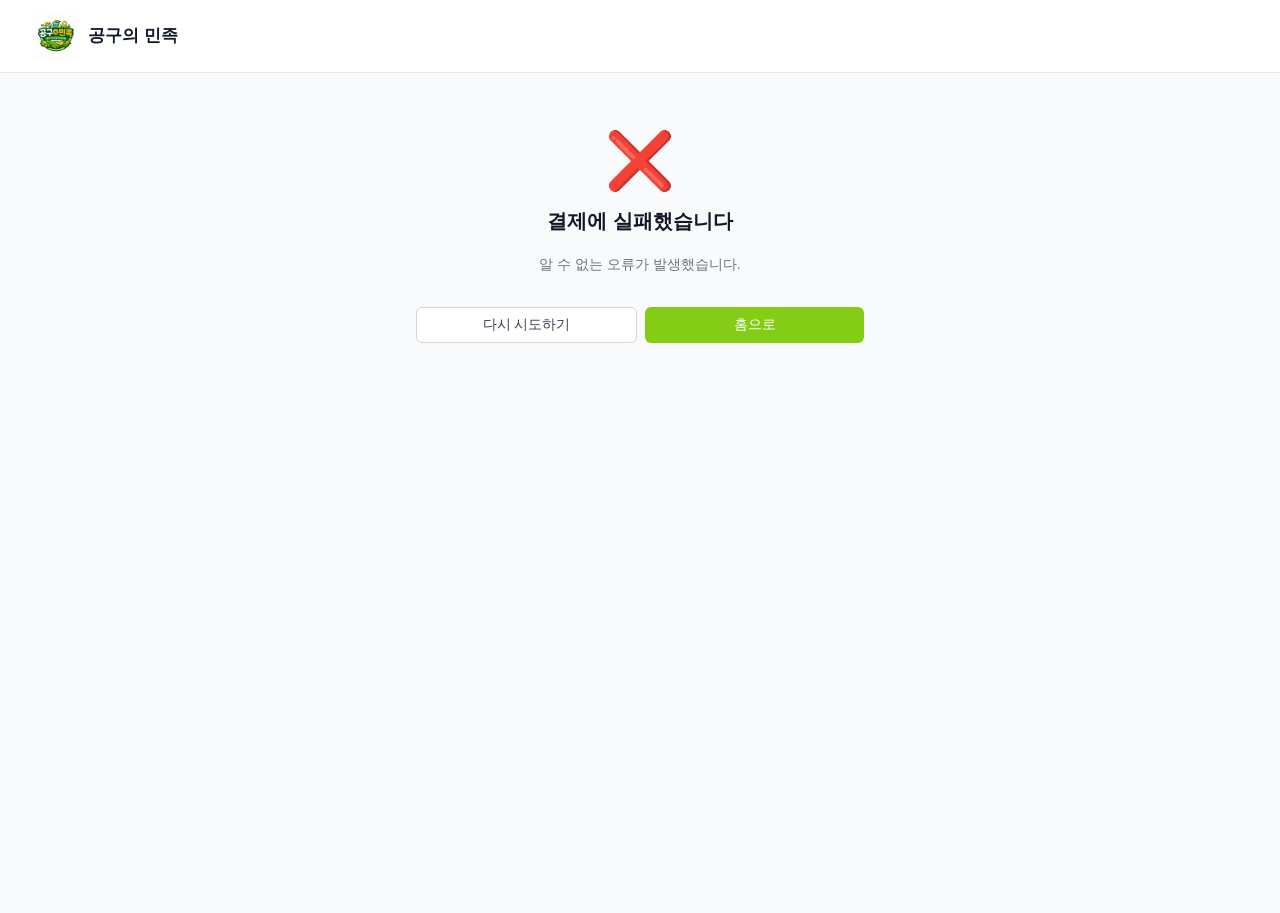
<file: src/main/resources/static/fail.html>
<!DOCTYPE html>
<html lang="ko">
<head>
  <meta charset="UTF-8">
  <meta name="viewport" content="width=device-width, initial-scale=1.0">
  <title>결제 실패 - 공구의 민족</title>
  <link rel="icon" href="images/logo.jpg">
  <link rel="stylesheet" href="css/common.css">
  <link rel="stylesheet" href="css/payment.css">
</head>
<body>

<header class="header">
  <div class="container">
    <div class="header-content">
      <a href="index.html" class="logo">
        <img src="images/logo.jpg" alt="공구의 민족 로고" class="logo-image">
        <h1 class="logo-text">공구의 민족</h1>
      </a>
    </div>
  </div>
</header>

<main class="main-content">
  <div class="payment-result-page">
    <div class="result-icon">❌</div>
    <h2 class="result-title">결제에 실패했습니다</h2>
    <p class="result-desc" id="fail-message"></p>
    <p class="result-code" id="fail-code"></p>
    <div class="result-btn-group">
      <button class="btn btn-outline" onclick="history.back()">다시 시도하기</button>
      <button class="btn btn-primary" onclick="window.location.href='index.html'">홈으로</button>
    </div>
  </div>
</main>

<script src="js/pages/fail.js"></script>
</body>
</html>
</file>
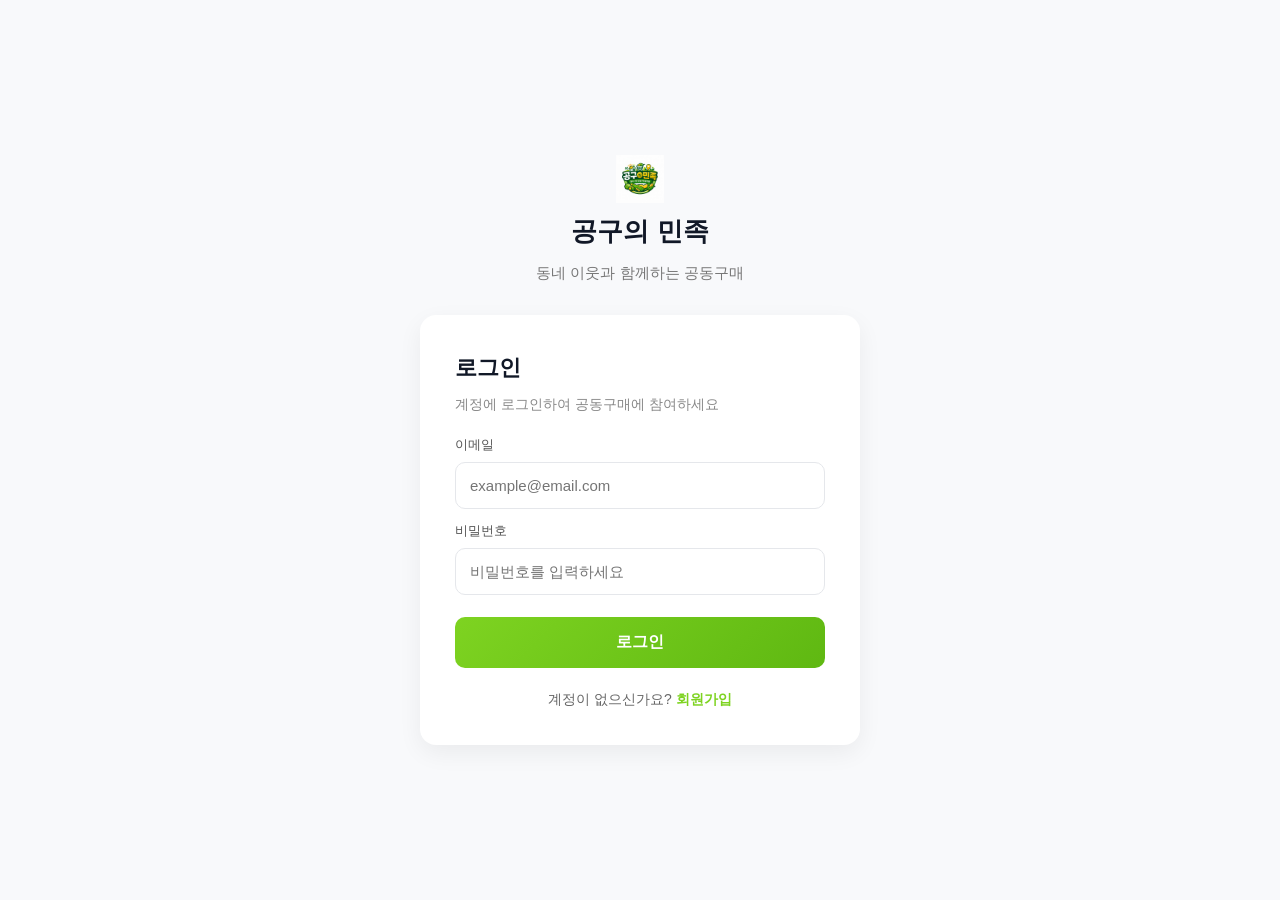
<file: src/main/resources/static/login.html>
<!DOCTYPE html>
<html lang="ko">
<head>
  <meta charset="UTF-8">
  <meta name="viewport" content="width=device-width, initial-scale=1.0">
  <title>로그인 - 공구의 민족</title>
  <link rel="icon" href="images/logo.jpg">

  <link rel="stylesheet" href="css/common.css">
  <link rel="stylesheet" href="css/login.css">
</head>
<body>

  <main class="login-wrapper">
    <div class="login-container">

      <div class="login-header">
        <a href="index.html" class="logo-link">
          <img src="images/logo.jpg" alt="공구의 민족 로고" class="logo-image">
          <h1>공구의 민족</h1>
        </a>
        <p>동네 이웃과 함께하는 공동구매</p>
      </div>

      <div class="login-box">
        <h2>로그인</h2>
        <p class="sub-text">계정에 로그인하여 공동구매에 참여하세요</p>

        <form id="loginForm">
          <label>이메일</label>
          <input type="email" id="email" placeholder="example@email.com">

          <label>비밀번호</label>
          <input type="password" id="password" placeholder="비밀번호를 입력하세요">

          <button type="submit" class="btn-login">로그인</button>
        </form>

        <p class="signup">
          계정이 없으신가요?
          <a href="signup.html">회원가입</a>
        </p>
      </div>

    </div>
  </main>

  <div id="toast" class="toast"></div>

  <script src="js/pages/login.js"></script>
</body>
</html>
</file>
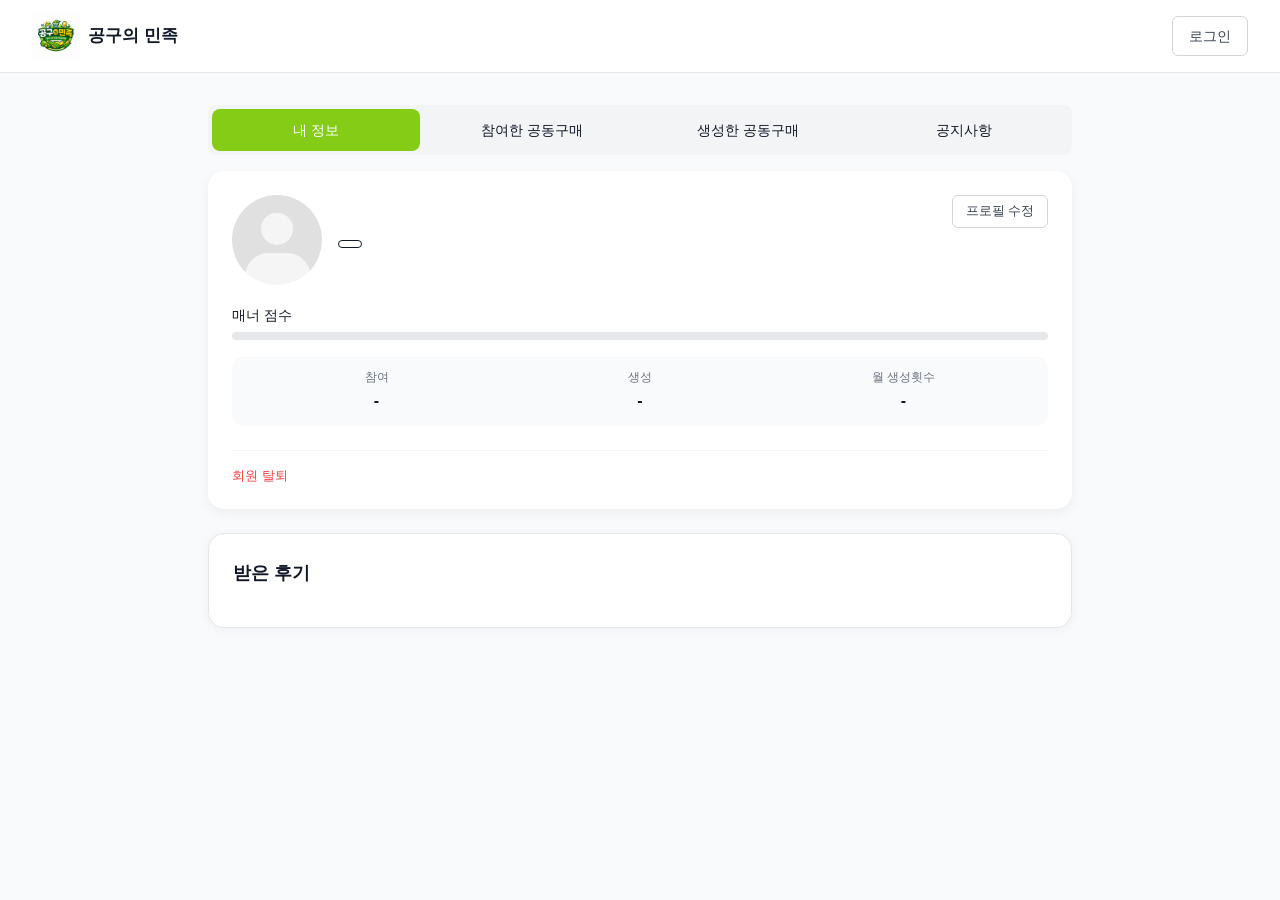
<file: src/main/resources/static/mypage.html>
<!DOCTYPE html>
<html lang="ko">

<head>
  <meta charset="UTF-8">
  <meta name="viewport" content="width=device-width, initial-scale=1.0">
  <title>마이페이지 - 공구의 민족</title>
  <link rel="icon" href="images/logo.jpg">
  <link rel="stylesheet" href="css/common.css">
  <link rel="stylesheet" href="css/mypage.css">
</head>

<body>

  <main class="main-content">
    <div class="mypage">

      <div class="tabs">

        <input type="radio" name="tab" id="tab1" checked>
        <input type="radio" name="tab" id="tab2">
        <input type="radio" name="tab" id="tab3">
        <input type="radio" name="tab" id="tab4">

        <div class="tabs-list">
          <label for="tab1" class="tab-trigger">내 정보</label>
          <label for="tab2" class="tab-trigger">참여한 공동구매</label>
          <label for="tab3" class="tab-trigger">생성한 공동구매</label>
          <label for="tab4" class="tab-trigger">공지사항</label>
        </div>

        <div class="tab-content">

          <div class="tab-panel panel1">
            <div class="profile-card-v2">

              <div class="profile-top">
                <img src="images/default-profile.png" class="profile-img-lg" id="profile-img">
                <div>
                  <div style="display:flex;align-items:center;gap:0.5rem;">
                    <h2 class="nickname" id="profile-nickname"></h2>
                    <div id="profile-premium-badge" class="premium-badge hidden">👑PREMIUM</div>
                  </div>
                  <p class="email" id="profile-email"></p>
                  <div class="manner-grade" id="profile-manner-grade"></div>
                </div>
              </div>

              <div class="manner-section">
                <div class="manner-header">
                  <span>매너 점수</span>
                  <strong id="profile-manner-score"></strong>
                </div>
                <div class="progress-bar">
                  <div class="progress-fill" id="profile-manner-bar" style="width:0%"></div>
                </div>
              </div>

              <div class="premium-box" id="premium-box" style="display:none">
                <div class="premium-text">
                  <h3>프리미엄 이용하기 🚀</h3>
                  <p>무료 회원은 월 3회까지만 공동구매 작성이 가능합니다.</p>
                  <p>프리미엄 가입 시 게시글 작성 제한 없이 이용할 수 있어요.</p>
                </div>
                <button class="btn btn-primary" id="btn-subscribe">구독하기</button>
              </div>

              <div class="summary-box">
                <div><span>참여</span><strong id="profile-join-count">-</strong></div>
                <div><span>생성</span><strong id="profile-create-count">-</strong></div>
                <div><span>월 생성횟수</span><strong id="profile-monthly-count">-</strong></div>
              </div>

              <div class="profile-extra" style="display:none">
                <p><strong>가입일</strong> : 2024.03</p>
              </div>

              <div class="profile-actions-top">
                <button class="btn btn-outline" id="btn-profile-edit">프로필 수정</button>
              </div>

              <div class="profile-bottom-actions">
                <button class="btn-withdraw" id="btn-withdraw">
                  회원 탈퇴
                </button>
              </div>

            </div>

            <div class="review-card">

              <div class="review-card-header">

                <h3>받은 후기 <span id="review-count" style="font-weight:600;color:#111827;font-size:1.15rem"></span></h3>
              </div>

              <div class="review-list" id="review-list"></div>

              <div id="review-more-wrap" style="display:none;text-align:center;margin-top:0.75rem">
                <button class="review-more-btn" id="btn-review-more">∨</button>
              </div>

            </div>

          </div>

          <div class="tab-panel panel2">
            <div id="joined-list" class="card-list">
              <p id="joined-empty" class="empty-msg" style="display:none">참여한 공동구매가 없습니다.</p>
            </div>
          </div>

          <div class="tab-panel panel3">
            <div id="created-list" class="card-list">
              <p id="created-empty" class="empty-msg" style="display:none">생성한 공동구매가 없습니다.</p>
            </div>
          </div>

          <div class="tab-panel panel4">
            <div class="notice-box">
              <h3>공지사항</h3>
              <label for="notice1" class="notice-item">
                <span class="notice-title">📢 공동구매 작성 정책 변경 안내</span>
                <span class="notice-date">2026.05.01</span>
              </label>
              <label for="notice2" class="notice-item">
                <span class="notice-title">💳 결제 정책 안내</span>
                <span class="notice-date">2026.05.01</span>
              </label>
              <label for="notice3" class="notice-item">
                <span class="notice-title">👑 프리미엄 서비스 출시</span>
                <span class="notice-date">2026.05.01</span>
              </label>
              <label for="notice4" class="notice-item">
                <span class="notice-title">⭐ 매너점수 시스템 안내</span>
                <span class="notice-date">2026.05.01</span>
              </label>
              <label for="notice5" class="notice-item">
                <span class="notice-title">⚠️ 결제 기한 미준수 시 제재 안내</span>
                <span class="notice-date">2026.05.01</span>
              </label>
              <label for="notice6" class="notice-item">
                <span class="notice-title">📦 픽업 관련 안내</span>
                <span class="notice-date">2026.05.01</span>
              </label>
              <label for="notice7" class="notice-item">
                <span class="notice-title">⛔ 거래금지물품 안내</span>
                <span class="notice-date">2026.05.01</span>
              </label>
              <label for="notice8" class="notice-item">
                <span class="notice-title">🚫 서비스 이용 제한 기준 안내</span>
                <span class="notice-date">2026.05.01</span>
              </label>
              <label for="notice9" class="notice-item">
                <span class="notice-title">📞 문의 및 고객센터</span>
                <span class="notice-date">2026.05.01</span>
              </label>
            </div>
          </div>

          <input type="checkbox" id="notice1">
          <div class="modal">
            <div class="modal-content">
              <label for="notice1" class="modal-close">✕</label>
              <h2>📢 공동구매 작성 정책 변경 안내</h2>
              <p>2026년 5월 1일부터 무료 회원의 공동구매 게시글 작성 횟수가 월 3회로 제한됩니다.</p>
              <p>무분별한 게시글 등록을 방지하고 실제 진행 의사가 있는 공동구매만 올라올 수 있도록 품질을 관리하기 위한 조치입니다.</p>
              <h4>적용 기준</h4>
              <ul>
                <li>작성 횟수는 매월 1일 00:00 기준으로 초기화됩니다.</li>
                <li>무료 회원은 한 달에 최대 3개의 공동구매 게시글을 작성할 수 있습니다.</li>
                <li>3개를 초과하면 해당 월에는 추가 작성이 불가능합니다.</li>
                <li>이미 작성된 게시글을 삭제해도 작성 횟수는 차감된 상태로 유지됩니다.</li>
                <li>프리미엄 회원은 이 제한을 받지 않습니다.</li>
              </ul>
            </div>
          </div>

          <input type="checkbox" id="notice2">
          <div class="modal">
            <div class="modal-content">
              <label for="notice2" class="modal-close">✕</label>
              <h2>💳 결제 정책 안내</h2>
              <p>공구의 민족은 모집 완료 이후 결제가 진행되는 후불 결제 방식을 채택합니다.</p>
              <h4>결제 진행 흐름</h4>
              <ul>
                <li>공동구매 모집 중 (OPEN)</li>
                <li>모집 인원 전원 참여 완료 → 자동 마감 (CLOSED)</li>
                <li>24시간 이내 결제 진행</li>
                <li>전원 결제 완료 (PAYMENT_COMPLETED)</li>
                <li>픽업 진행 → 정산 대기 (PENDING)</li>
                <li>관리자 정산 완료 → 공동구매 완료 (COMPLETED)</li>
              </ul>
              <h4>결제 기한</h4>
              <p>모집 인원이 모두 채워지면 해당 시점으로부터 24시간 이내에 결제를 완료해야 합니다. 24시간 이내 미결제 시 참여가 자동으로 취소되며 매너점수가 차감됩니다.</p>
              <h4>결제 금액</h4>
              <p>결제 금액은 모집 완료 시점에 확정됩니다.</p>
              <p>결제금액 = 단가 + (호스트 할인금액 ÷ 참여자 수)</p>
              <h4>결제 취소</h4>
              <p>모집 중(OPEN) 상태에서는 참여 취소가 자유롭습니다. 단, 마감(CLOSED) 전환 이후에는 참여 취소가 불가능합니다. 결제 완료 후 취소는 고객센터를 통해 문의해 주세요.</p>
            </div>
          </div>

          <input type="checkbox" id="notice3">
          <div class="modal">
            <div class="modal-content">
              <label for="notice3" class="modal-close">✕</label>
              <h2>👑 프리미엄 서비스 출시</h2>
              <p>공구의 민족 프리미엄 서비스를 월 4,900원에 이용하세요.</p>
              <h4>프리미엄 혜택 비교</h4>
              <table class="notice-table">
                <tr>
                  <th>항목</th>
                  <th>무료</th>
                  <th>프리미엄</th>
                </tr>
                <tr>
                  <td>월 공동구매 작성</td>
                  <td>3회</td>
                  <td>무제한</td>
                </tr>
              </table>
              <h4>프리미엄 요금</h4>
              <ul>
                <li>월 4,900원</li>
                <li>결제 즉시 1개월 활성화</li>
                <li>만료 전 재결제 시 잔여 기간에 1개월이 추가됩니다.</li>
                <li>자동 갱신 없음 — 직접 재결제 필요</li>
              </ul>
              <h4>결제 방법</h4>
              <p>마이페이지 → 프리미엄 가입 → 토스페이먼츠 결제창에서 결제 진행</p>
              <h4>취소 및 환불</h4>
              <p>결제 완료 후 7일 이내이며 서비스를 사용하지 않은 경우 고객센터를 통해 환불 요청이 가능합니다. 이미 사용한 기간에 대한 부분 환불은 지원되지 않습니다.</p>
            </div>
          </div>

          <input type="checkbox" id="notice4">
          <div class="modal">
            <div class="modal-content">
              <label for="notice4" class="modal-close">✕</label>
              <h2>⭐ 매너점수 시스템 안내</h2>
              <p>공구의 민족은 신뢰 기반의 거래 환경을 위해 매너점수 시스템을 운영합니다. 모든 신규 회원은 50점(GOOD 등급)으로 시작합니다.</p>
              <h4>등급 기준</h4>
              <table class="notice-table">
                <tr>
                  <th>등급</th>
                  <th>점수 구간</th>
                  <th>의미</th>
                </tr>
                <tr>
                  <td>👑 LEGEND</td>
                  <td>90 ~ 100점</td>
                  <td>최고 신뢰 회원</td>
                </tr>
                <tr>
                  <td>😄 GREAT</td>
                  <td>70 ~ 89점</td>
                  <td>우수 회원</td>
                </tr>
                <tr>
                  <td>🙂 GOOD</td>
                  <td>50 ~ 69점</td>
                  <td>일반 회원 (기본)</td>
                </tr>
                <tr>
                  <td>😐 SOSO</td>
                  <td>30 ~ 49점</td>
                  <td>주의 필요</td>
                </tr>
                <tr>
                  <td>😢 BAD</td>
                  <td>0 ~ 29점</td>
                  <td>신뢰도 낮음</td>
                </tr>
                <tr>
                  <td>🚫 BLOCKED</td>
                  <td>0점 미만</td>
                  <td>모든 활동 제한</td>
                </tr>
              </table>
              <h4>평가 점수 변동</h4>
              <table class="notice-table">
                <tr>
                  <th>평가</th>
                  <th>의미</th>
                  <th>항목당 점수</th>
                </tr>
                <tr>
                  <td>🌟 GREAT</td>
                  <td>최고예요</td>
                  <td>+0.2점</td>
                </tr>
                <tr>
                  <td>👍 GOOD</td>
                  <td>좋아요</td>
                  <td>+0.1점</td>
                </tr>
                <tr>
                  <td>👎 BAD</td>
                  <td>별로예요</td>
                  <td>-0.1점</td>
                </tr>
              </table>
              <h4>BLOCKED 등급</h4>
              <p>매너점수가 0점 미만이 되면 자동으로 BLOCKED 등급으로 전환되며 공동구매 작성·수정·참여가 모두 제한됩니다. 점수가 0점 이상으로 회복되면 자동 해제됩니다.</p>
            </div>
          </div>

          <input type="checkbox" id="notice5">
          <div class="modal">
            <div class="modal-content">
              <label for="notice5" class="modal-close">✕</label>
              <h2>⚠️ 결제 기한 미준수 시 제재 안내</h2>
              <p>공동구매 모집 완료 후 24시간 이내에 결제를 완료하지 않으면 아래 제재가 자동으로 적용됩니다.</p>
              <ul>
                <li>해당 공동구매 참여가 자동 취소됩니다.</li>
                <li>매너점수가 10점 차감됩니다.</li>
                <li>해당 공동구매가 다시 모집 중 상태로 전환되거나 만료(EXPIRED)로 처리될 수 있습니다.</li>
              </ul>
              <p>결제 기한은 모집 완료 시점에 정해지므로, 공동구매 참여 후 알림을 꼭 확인해 주세요.</p>
            </div>
          </div>

          <input type="checkbox" id="notice6">
          <div class="modal">
            <div class="modal-content">
              <label for="notice6" class="modal-close">✕</label>
              <h2>📦 픽업 관련 안내</h2>
              <p>공구의 민족의 공동구매는 호스트가 지정한 장소에서 직접 수령하는 직거래 픽업 방식으로 운영됩니다.</p>
              <ul>
                <li>픽업 장소는 공동구매 게시글의 지도에서 확인할 수 있습니다.</li>
                <li>픽업 가능 시간은 호스트가 사전에 설정하며 게시글에 표시됩니다.</li>
                <li>참여자는 물품 수령 후 마이페이지에서 수령 완료 버튼을 눌러야 합니다. 모든 참여자가 수령 완료를 처리하면 공동구매가 정산 대기 상태로 전환됩니다.</li>
                <li>픽업 완료 이후 7일 이내에 서로 매너점수 평가를 진행해 주세요.</li>
              </ul>
              <p>픽업 장소에 나타나지 않거나 연락이 되지 않는 경우 매너점수 하락의 원인이 될 수 있습니다. 사정이 생겼을 경우 호스트에게 미리 연락해 주세요.</p>
              <h4>픽업 미완료 시 처리 안내</h4>
              <p>픽업이 완료되지 않은 경우 호스트 귀책으로 간주됩니다. 픽업 가능 시간 종료 후 24시간이 초과되면 아래 처리가 자동으로 진행됩니다.</p>
              <ul>
                <li>픽업이 완료되지 않은 참여자의 결제가 자동 환불됩니다.</li>
                <li>환불은 결제 시 사용한 수단으로 처리되며, 프로필 계좌 정보와 무관합니다.</li>
                <li>환불 처리된 참여자는 호스트 정산 대상에서 제외됩니다.</li>
                <li>호스트의 매너점수가 30점 차감됩니다.</li>
              </ul>
              <p>호스트는 참여자에게 물품을 전달한 후, 참여자가 수령 완료를 눌렀는지 꼭 확인해 주세요.</p>
            </div>
          </div>

          <input type="checkbox" id="notice7">
          <div class="modal">
            <div class="modal-content">
              <label for="notice7" class="modal-close">✕</label>
              <h2>⛔ 거래금지물품 안내</h2>
              <p>공구의 민족에서는 아래에 해당하는 물품의 공동구매 게시글 작성을 금지합니다. 게시글이 확인될 경우 운영팀이 삭제 처리하며, 반복 위반 시 서비스 이용이 제한될 수 있습니다.</p>
              <h4>청소년 유해 물품</h4>
              <ul>
                <li>주류 (무알코올 주류 포함)</li>
                <li>담배 및 전자담배, 전자담배 기기</li>
              </ul>
              <h4>의약품 및 의료기기</h4>
              <ul>
                <li>전문의약품, 일반의약품, 동물용 의약품, 한약</li>
                <li>건강기능식품 (다이어트약, 수유 영양제 등)</li>
                <li>의료기기 (유축기, 보청기 등)</li>
              </ul>
              <h4>식품 및 화장품</h4>
              <ul>
                <li>개봉된 식품, 수제 음식 등 위생 안전을 보장할 수 없는 식품</li>
                <li>개봉된 화장품, 샘플 화장품, 직접 소분한 화장품</li>
              </ul>
              <h4>위험 물품</h4>
              <ul>
                <li>도검, 화약류, 분사기, 전자충격기, 석궁 등 위험 물품</li>
                <li>불법 촬영 가능 기기 (몰래카메라 등)</li>
              </ul>
              <h4>기타 거래 금지 물품</h4>
              <ul>
                <li>개인정보 및 계정 (게임 계정 포함)</li>
                <li>현행법상 개인 간 거래가 금지된 모든 물품</li>
                <li>기타 서비스 취지에 맞지 않는 물품</li>
              </ul>
              <p>거래금지물품 관련 문의는 고객센터를 통해 접수해 주세요.</p>
            </div>
          </div>

          <input type="checkbox" id="notice8">
          <div class="modal">
            <div class="modal-content">
              <label for="notice8" class="modal-close">✕</label>
              <h2>🚫 서비스 이용 제한 기준 안내</h2>
              <p>공구의 민족은 아래 기준에 해당하는 경우 서비스 이용을 제한할 수 있습니다.</p>
              <ul>
                <li>매너점수가 0점 미만(BLOCKED 등급)인 경우</li>
                <li>결제 기한을 반복적으로 미준수하는 경우</li>
                <li>허위 공동구매 게시글을 반복 등록하는 경우</li>
                <li>타인에게 불쾌감을 주는 행위를 반복하는 경우</li>
              </ul>
              <p>서비스 이용 관련 문의는 고객센터를 통해 접수해 주세요.</p>
            </div>
          </div>

          <input type="checkbox" id="notice9">
          <div class="modal">
            <div class="modal-content">
              <label for="notice9" class="modal-close">✕</label>
              <h2>📞 문의 및 고객센터</h2>
              <p>서비스 이용 중 불편한 점이 있거나 정책에 대한 문의가 있으시면 아래로 연락해 주세요.</p>
              <ul>
                <li>이메일: gongguminjok@gmail.com</li>
                <li>운영 시간: 평일 09:00 ~ 18:00 (주말 및 공휴일 제외)</li>
              </ul>
            </div>
          </div>

        </div>
      </div>

    </div>
  </main>

  <div id="toast" class="toast"></div>

  <!-- 삭제 확인 모달 -->
  <div id="modal-delete" class="mypage-modal" style="display:none">
    <div class="mypage-modal-box">
      <h3>공동구매 삭제</h3>
      <p>정말 삭제하시겠습니까?<br>삭제 후 복구할 수 없습니다.</p>
      <div class="mypage-modal-btns">
        <button class="btn btn-outline" id="btn-delete-cancel">취소</button>
        <button class="btn btn-danger" id="btn-delete-confirm">삭제</button>
      </div>
    </div>
  </div>
  <!-- 주문 완료 확인 모달 -->
  <div id="modal-host-purchase" class="mypage-modal" style="display:none">
    <div class="mypage-modal-box">
      <h3>주문 완료</h3>
      <p>공동구매 물품을 주문 완료하셨나요?<br>이 작업은 되돌릴 수 없습니다.</p>
      <div class="mypage-modal-btns">
        <button class="btn btn-outline" id="btn-purchase-cancel">취소</button>
        <button class="btn btn-primary" id="btn-purchase-confirm">확인</button>
      </div>
    </div>
  </div>
  <!-- 수령 완료(호스트) 확인 모달 -->
  <div id="modal-pickup-ready" class="mypage-modal" style="display:none">
    <div class="mypage-modal-box">
      <h3>수령 완료</h3>
      <p>배송받은 물품 수령을 완료하셨나요?<br>이 작업은 되돌릴 수 없습니다.</p>
      <div class="mypage-modal-btns">
        <button class="btn btn-outline" id="btn-pickup-cancel">취소</button>
        <button class="btn btn-primary" id="btn-pickup-confirm">확인</button>
      </div>
    </div>
  </div>
  <!-- 진행 현황 모달 -->
  <div id="modal-progress" class="mypage-modal" style="display:none">
    <div class="mypage-modal-box">
      <h3>진행 현황</h3>
      <div id="progress-table-wrap"></div>
      <button class="btn btn-outline btn-full" id="btn-progress-close">닫기</button>
    </div>
  </div>
  <!-- 후기 현황 모달 -->
  <div id="modal-review-status" class="mypage-modal" style="display:none">
    <div class="mypage-modal-box">
      <h3>후기 현황</h3>
      <div id="review-status-table-wrap"></div>
      <button class="btn btn-outline btn-full" id="btn-review-status-close">닫기</button>
    </div>
  </div>
  <!-- 수령 완료(참여자) 확인 모달 -->
  <div id="modal-joined-pickup" class="mypage-modal" style="display:none">
    <div class="mypage-modal-box">
      <h3>수령 완료</h3>
      <p>호스트에게 물품을 수령 완료하셨나요?<br>이 작업은 되돌릴 수 없습니다.</p>
      <div class="mypage-modal-btns">
        <button class="btn btn-outline" id="btn-joined-pickup-cancel">취소</button>
        <button class="btn btn-primary" id="btn-joined-pickup-confirm">확인</button>
      </div>
    </div>
  </div>
  <!-- 참여자 진행 현황 모달 -->
  <div id="modal-joined-progress" class="mypage-modal" style="display:none">
    <div class="mypage-modal-box">
      <h3>진행 현황</h3>
      <div id="joined-progress-title" class="joined-progress-gb-title"></div>
      <div id="joined-progress-pickup" class="joined-progress-pickup"></div>
      <div id="joined-progress-payment" class="joined-progress-payment"></div>
      <div id="joined-steps-wrap" class="joined-steps"></div>
      <div id="joined-progress-desc" class="joined-progress-desc"></div>
      <button class="btn btn-outline btn-full" id="btn-joined-progress-close">닫기</button>
    </div>
  </div>
  <!-- 결제 확인 모달 -->
  <div id="modal-joined-payment" class="mypage-modal" style="display:none">
    <div class="mypage-modal-box">
      <h3>결제하기</h3>
      <p id="joined-payment-title" class="payment-modal-title"></p>
      <p id="joined-payment-amount" class="payment-modal-amount"></p>
      <div class="mypage-modal-btns">
        <button class="btn btn-outline" id="btn-joined-payment-cancel">취소</button>
        <button class="btn btn-primary" id="btn-joined-payment-confirm">결제하기</button>
      </div>
    </div>
  </div>

  <!-- 프리미엄 구독 모달 -->
  <div id="modal-premium" class="mypage-modal" style="display:none">
    <div class="mypage-modal-box" style="max-width:420px">
      <h3 style="text-align:center">프리미엄 구독</h3>
      <p style="margin-bottom:0.75rem;text-align:center">월 <strong style="color:#84cc16">4,900원</strong>으로 프리미엄을 이용하세요.</p>
      <ul style="list-style:none;padding:0;margin:0 auto 1.25rem;font-size:1rem;color:#374151;line-height:2;width:fit-content">
        <li style="display:flex;gap:0.5rem"><span style="color:#84cc16;font-weight:700">✓</span>공동구매 작성 제한 없음 (무료: 월 3회)</li>
        <li style="display:flex;gap:0.5rem"><span style="color:#84cc16;font-weight:700">✓</span>결제 즉시 1개월 활성화</li>
        <li style="display:flex;gap:0.5rem"><span style="color:#84cc16;font-weight:700">✓</span>만료 전 재결제 시 잔여 기간에 1개월 추가</li>
        <li style="display:flex;gap:0.5rem"><span style="color:#84cc16;font-weight:700">✓</span>자동 갱신 없음 — 직접 재결제 필요</li>
      </ul>
      <div style="display:flex;justify-content:center;gap:0.75rem;margin-top:1rem">
        <button class="btn btn-outline" id="btn-premium-cancel" style="width:7rem">취소</button>
        <button class="btn btn-primary" id="btn-premium-confirm" style="width:7rem">결제하기</button>
      </div>
    </div>
  </div>

  <!-- 보낸 후기 보기 모달 -->
  <div id="modal-sent-review" class="mypage-modal" style="display:none">
    <div class="mypage-modal-box">
      <h3 id="sent-review-title"></h3>
      <div id="sent-review-content"></div>
      <button class="btn btn-outline btn-full" id="btn-sent-review-close">닫기</button>
    </div>
  </div>

  <div id="modal-withdraw" class="mypage-modal" style="display:none">
    <div class="mypage-modal-box" style="text-align:center">
      <h3>회원 탈퇴</h3>
      <p>정말 탈퇴하시겠습니까?<br>탈퇴 후에는 복구가 불가능하며,<br><strong style="color:#ef4444">이메일·닉네임·전화번호</strong>로 재가입이 불가능합니다.</p>
      <div class="mypage-modal-btns">
        <button class="btn btn-outline" id="btn-withdraw-cancel">취소</button>
        <button class="btn btn-danger" id="btn-withdraw-confirm">탈퇴</button>
      </div>
    </div>
  </div>

  <script src="js/mock/data.js"></script>
  <script src="js/api/groupBuyApi.js"></script>
  <script src="js/api/userApi.js"></script>
  <script src="js/utils/storage.js"></script>
  <script src="js/utils/ui.js"></script>
  <script src="js/utils/format.js"></script>
  <script src="https://js.tosspayments.com/v2/standard"></script>
  <script src="js/api/notificationApi.js"></script>
  <script src="js/utils/header.js"></script>
  <script src="js/pages/mypage.js"></script>
</body>

</html>
</file>
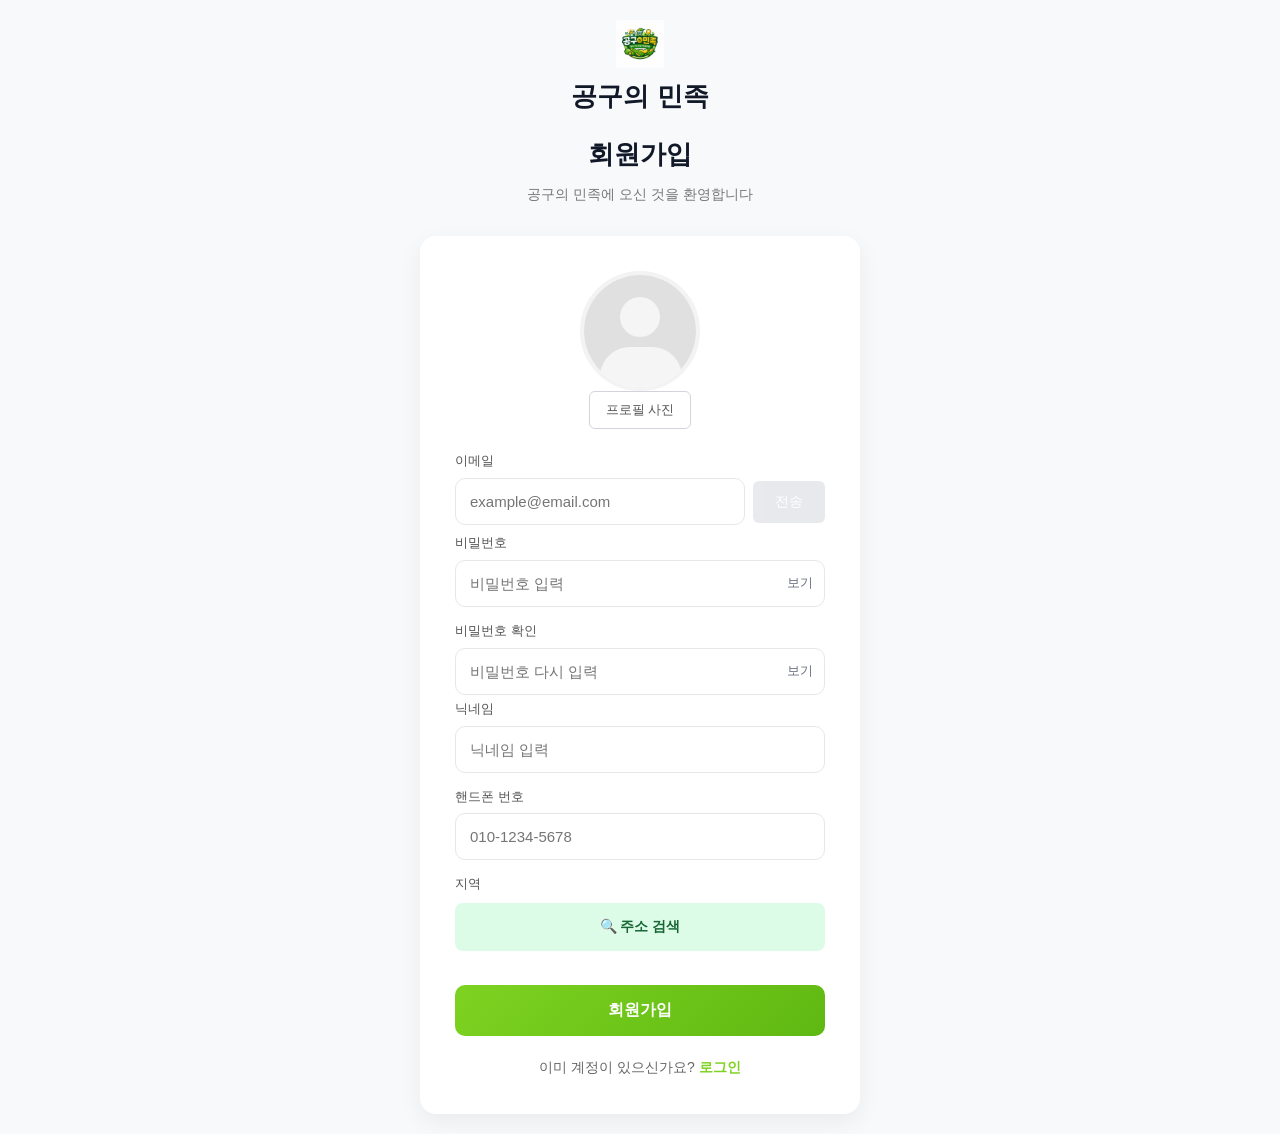
<file: src/main/resources/static/signup.html>
<!DOCTYPE html>
<html lang="ko">
<head>
  <meta charset="UTF-8">
  <meta name="viewport" content="width=device-width, initial-scale=1.0">
  <title>회원가입 - 공구의 민족</title>
  <link rel="icon" href="images/logo.jpg">

  <link rel="stylesheet" href="css/common.css">
  <link rel="stylesheet" href="css/signup.css">
</head>
<body>

  <main class="signup-wrapper">
    <div class="signup-container">

      <div class="signup-header">
        <a href="index.html" class="logo-link">
          <img src="images/logo.jpg" alt="공구의 민족 로고" class="logo-image">
          <h1>공구의 민족</h1>
        </a>
        <h1>회원가입</h1>
        <p>공구의 민족에 오신 것을 환영합니다</p>
      </div>

      <div class="signup-box">
        <form id="signup-form">

          <div class="profile-image-section">
            <div class="profile-img-wrapper" id="profileWrapper">
              <img src="images/default-profile.png" class="profile-preview" id="profilePreview">
              <div class="profile-overlay" id="profileOverlay">✕</div>
            </div>
            <label for="profile-image" class="btn btn-outline profile-upload-btn">프로필 사진</label>
            <input type="file" id="profile-image" accept="image/*" hidden>
          </div>

          <label>이메일</label>
          <div class="input-with-btn">
            <input type="email" id="email" placeholder="example@email.com">
            <button type="button" id="btn-send-code" class="btn btn-primary btn-sm" disabled>전송</button>
          </div>

          <div id="verify-section" class="hidden">
            <div class="input-with-btn">
              <div class="verify-input-wrapper">
                <input type="text" id="verify-code" placeholder="인증번호 6자리 입력" maxlength="6">
                <span id="timer" class="timer"></span>
              </div>
              <button type="button" id="btn-verify-code" class="btn btn-primary btn-sm">확인</button>
            </div>
            <p id="verify-msg" class="verify-msg"></p>
          </div>

          <label>비밀번호</label>
          <div class="password-wrapper">
            <input type="password" id="password" placeholder="비밀번호 입력">
            <button type="button" class="btn-pw-toggle" data-target="password">보기</button>
          </div>

          <label>비밀번호 확인</label>
          <div class="password-wrapper">
            <input type="password" id="password-confirm" placeholder="비밀번호 다시 입력">
            <button type="button" class="btn-pw-toggle" data-target="password-confirm">보기</button>
          </div>
          <p id="password-confirm-msg" class="field-error"></p>

          <label>닉네임</label>
          <input type="text" id="nickname" placeholder="닉네임 입력">

          <label>핸드폰 번호</label>
          <input type="tel" id="phone" placeholder="010-1234-5678">

          <label>지역</label>
          <input type="hidden" id="location">
          <button type="button" id="btn-search-addr" class="addr-search-btn">🔍 주소 검색</button>
          <p id="addr-err" class="field-error"></p>
          <div id="addr-result" class="addr-result hidden"></div>

          <p id="form-error" class="form-error"></p>

          <button type="submit" class="btn-signup">회원가입</button>

        </form>

        <p class="login-link">
          이미 계정이 있으신가요?
          <a href="login.html">로그인</a>
        </p>
      </div>

    </div>
  </main>

  <div id="signup-toast" class="toast">회원가입이 완료되었습니다!</div>
  <div id="toast" class="toast"></div>

  <script src="//t1.daumcdn.net/mapjsapi/bundle/postcode/prod/postcode.v2.js"></script>
  <script src="js/api/authApi.js"></script>
  <script src="js/utils/format.js"></script>
  <script src="js/utils/ui.js"></script>
  <script src="js/pages/signup.js"></script>
</body>
</html>
</file>
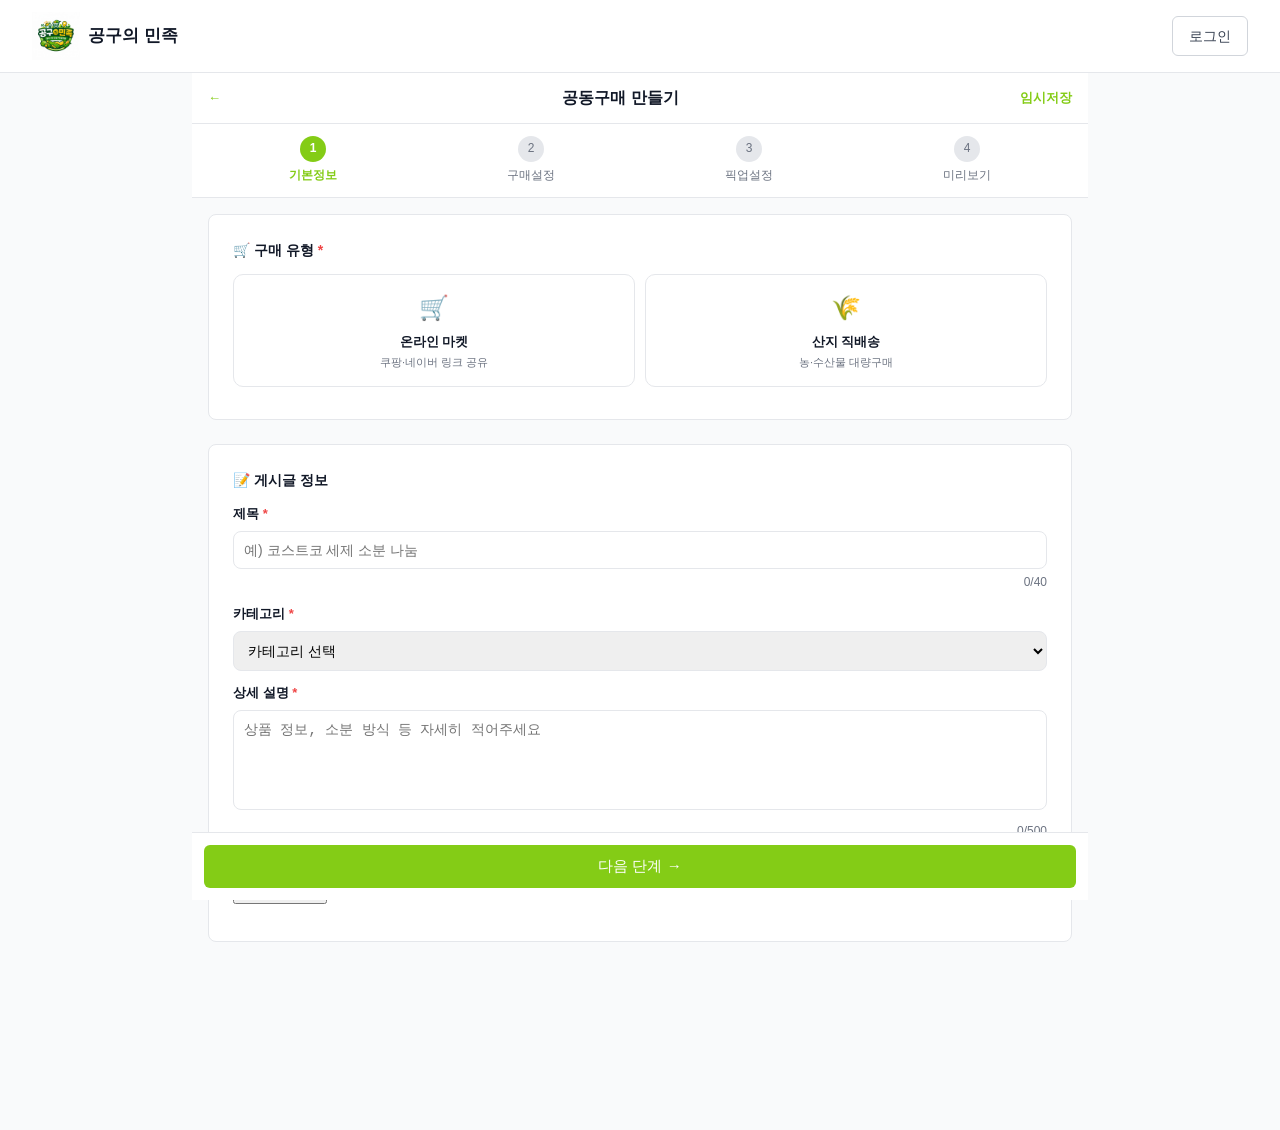
<file: src/main/resources/static/write.html>
<!DOCTYPE html>
<html lang="ko">
<head>
  <meta charset="UTF-8">
  <meta name="viewport" content="width=device-width, initial-scale=1.0">
  <title>공동구매 만들기 - 공구의 민족</title>
  <link rel="icon" href="images/logo.jpg">
  <link rel="stylesheet" href="css/common.css">
  <link rel="stylesheet" href="css/write.css">
</head>
<body>


<main class="main-content">
  <div class="page" id="pg-create">

    <div class="draft-modal" id="cr-draft-modal">
      <div class="draft-modal-box">
        <div class="draft-modal-title">이전에 작성 중인 내용이 있습니다.</div>
        <div class="draft-modal-desc">불러오시겠어요?</div>
        <div class="draft-modal-btns">
          <button class="btn btn-outline" onclick="dismissDraft()">아니요</button>
          <button class="btn btn-primary" onclick="applyDraft()">예</button>
        </div>
      </div>
    </div>

    <nav class="tnav">
      <button class="tnav-back" onclick="go('list')">←</button>
      <span class="tnav-title">공동구매 만들기</span>
      <button class="tnav-icon" onclick="saveDraft()">임시저장</button>
    </nav>

    <div class="step-bar">
      <div class="step-track" id="cr-step-track">
        <div class="step-item active" id="cr-si-1">
          <div class="step-circle">1</div>
          <span class="step-lbl">기본정보</span>
        </div>
        <div class="step-item" id="cr-si-2">
          <div class="step-circle">2</div>
          <span class="step-lbl">구매설정</span>
        </div>
        <div class="step-item" id="cr-si-3">
          <div class="step-circle">3</div>
          <span class="step-lbl">픽업설정</span>
        </div>
        <div class="step-item" id="cr-si-4">
          <div class="step-circle">4</div>
          <span class="step-lbl">미리보기</span>
        </div>
      </div>
    </div>

    <div class="step-cont active" id="cr-s1">

      <div class="card">
        <div class="sec-title">🛒 구매 유형 <span class="req">*</span></div>
        <div class="type-grid">
          <div class="type-card" onclick="crType(this,'COUPANG_LINK')">
            <div class="tc-icon">🛒</div>
            <div class="tc-lbl">온라인 마켓</div>
            <div class="tc-desc">쿠팡·네이버 링크 공유</div>
          </div>
          <div class="type-card" onclick="crType(this,'DIRECT_DELIVERY')">
            <div class="tc-icon">🌾</div>
            <div class="tc-lbl">산지 직배송</div>
            <div class="tc-desc">농·수산물 대량구매</div>
          </div>
        </div>
        <div class="err-msg" id="cr-type-err">구매 유형을 선택해 주세요.</div>
      </div>

      <div class="card">
        <div class="sec-title">📝 게시글 정보</div>

        <div class="fgroup">
          <label class="flabel">제목 <span class="req">*</span></label>
          <input class="finput" id="cr-title" maxlength="40" placeholder="예) 코스트코 세제 소분 나눔" oninput="ccnt('cr-title','cr-tc',40)">
          <div class="char-cnt"><span id="cr-tc">0</span>/40</div>
          <div class="err-msg" id="cr-title-err">제목을 입력해 주세요. (2자 이상)</div>
        </div>

        <div class="fgroup">
          <label class="flabel">카테고리 <span class="req">*</span></label>
          <select class="finput" id="cr-category">
            <option value="">카테고리 선택</option>
            <option value="ELECTRONICS">전자제품</option>
            <option value="HOME_APPLIANCES">가전제품</option>
            <option value="FURNITURE_INTERIOR">가구/인테리어</option>
            <option value="HOME_KITCHEN">생활/주방용품</option>
            <option value="BABY_KIDS">유아/아동</option>
            <option value="WOMENS_CLOTHING">여성의류</option>
            <option value="WOMENS_ACCESSORIES">여성잡화</option>
            <option value="MENS_FASHION_ACCESSORIES">남성패션/잡화</option>
            <option value="BEAUTY_PERSONAL_CARE">뷰티/개인관리</option>
            <option value="SPORTS_LEISURE">스포츠/레저</option>
            <option value="HOBBIES_GAMES_MUSIC">취미/게임/음악</option>
            <option value="BOOKS">도서</option>
            <option value="TICKETS_VOUCHERS">티켓/상품권</option>
            <option value="E_COUPONS">전자쿠폰</option>
            <option value="PROCESSED_FOODS">가공식품</option>
            <option value="HEALTH_SUPPLEMENTS">건강식품/영양제</option>
            <option value="PET_SUPPLIES">반려동물용품</option>
            <option value="PLANTS">식물</option>
            <option value="OTHERS">기타</option>
          </select>
          <div class="err-msg" id="cr-category-err">카테고리를 선택해 주세요.</div>
        </div>

        <div class="fgroup">
          <label class="flabel">상세 설명 <span class="req">*</span></label>
          <textarea class="ftarea" id="cr-desc" maxlength="500" placeholder="상품 정보, 소분 방식 등 자세히 적어주세요" oninput="ccnt('cr-desc','cr-dc',500)"></textarea>
          <div class="char-cnt"><span id="cr-dc">0</span>/500</div>
          <div class="err-msg" id="cr-desc-err">설명을 입력해 주세요. (5자 이상)</div>
        </div>

        <div class="fgroup hidden" id="cr-link-group">
          <label class="flabel">제품 링크 <span class="req">*</span></label>
          <input class="finput" id="cr-link" type="url" placeholder="https://...">
          <div class="err-msg" id="cr-link-err">제품 링크를 입력해 주세요.</div>
        </div>

        <div class="fgroup">
          <label class="flabel">상품 이미지</label>
          <input type="file" id="cr-images" accept="image/*" multiple>
          <p id="cr-images-err" style="color:#ef4444;font-size:0.85rem;margin-top:4px;display:none"></p>
        </div>
      </div>

    </div>

    <div class="step-cont" id="cr-s2">

      <div class="card">
        <div class="sec-title">👥 모집 인원</div>
        <div class="fgroup fgroup-row">
          <label class="flabel">최대 모집 인원 <span class="req">*</span></label>
          <div class="stepper stepper-sm">
            <button onclick="stepV('cr-head',-1,2,20)">−</button>
            <input type="number" id="cr-head" value="4" min="2" max="20" oninput="calcPrice()">
            <button onclick="stepV('cr-head',1,2,20)">＋</button>
          </div>
        </div>
      </div>

      <div class="card">
        <div class="sec-title">💰 금액 설정</div>
        <div class="fgroup">
          <label class="flabel">총 금액 (원) <span class="req">*</span></label>
          <input class="finput" id="cr-total" type="number" min="1" max="100000000" placeholder="예) 100000" oninput="if(parseInt(this.value)<0)this.value=''; calcPrice()">
          <div class="err-msg" id="cr-total-err">총 금액을 입력해 주세요.</div>
        </div>
        <div class="fgroup">
          <label class="flabel">총 수량 <span class="req">*</span></label>
          <input class="finput" id="cr-qty" type="number" min="1" max="99999" placeholder="예) 10" oninput="if(parseInt(this.value)<0)this.value=''">
          <div class="err-msg" id="cr-qty-err">총 수량을 입력해 주세요.</div>
        </div>
        <div class="info-box">
          <div class="split-row">
            <span>인당 기준 금액</span>
            <span class="text-lime" id="cr-pp-val">— 원</span>
          </div>
          <div class="split-row" style="margin-top:8px">
            <span>호스트 예상 할인</span>
            <span class="text-lime" id="cr-host-disc">— </span>
          </div>
          <hr style="border:none;border-top:1px solid #e5e7eb;margin:10px 0">
          <div class="split-row">
            <span>호스트 실제 결제</span>
            <span class="text-lime" id="cr-host-price">— 원</span>
          </div>
          <div class="split-row" style="margin-top:8px">
            <span>참여자 실제 결제 <span style="font-size:11px;color:#9ca3af">(할인분 분담)</span></span>
            <span class="text-lime" id="cr-participant-price">— 원</span>
          </div>
        </div>
      </div>

      <div class="card">
        <div class="sec-title">⏰ 모집 마감일 <span class="req">*</span></div>
        <div class="fgroup">
          <input class="finput" id="cr-deadline" type="date" onchange="updatePickupMin()">
          <div class="err-msg" id="cr-deadline-err">모집 마감일을 입력해 주세요.</div>
        </div>
      </div>

    </div>

    <div class="step-cont" id="cr-s3">

      <div class="card">
        <div class="sec-title">📍 픽업 장소 <span class="req">*</span></div>
        <input type="hidden" id="cr-addr">
        <button class="addr-search-btn" type="button" onclick="searchAddress()">🔍 주소 검색</button>
        <div class="err-msg" id="cr-addr-err" style="margin-top:8px">픽업 장소를 검색해 주세요.</div>
        <div class="addr-result hidden" id="cr-addr-result"></div>
        <input type="text" class="finput" id="cr-addr-detail" placeholder="상세주소 입력 (선택)" style="margin-top:8px">
      </div>

      <div class="card">
        <div class="sec-title">📅 픽업 가능 시간 <span class="req">*</span></div>
        <div class="fgroup">
          <div class="pickup-row">
            <input type="datetime-local" id="cr-pdatetime" class="finput">
            <button class="btn btn-outline btn-sm" onclick="addPickupTime()">+ 추가</button>
          </div>
          <div class="err-msg" id="cr-pickup-err">픽업 시간을 1개 이상 추가해 주세요.</div>
        </div>
        <div id="cr-pickup-list" class="pickup-list"></div>
      </div>

    </div>

    <div class="step-cont" id="cr-s4">
      <div class="card" id="preview">
      </div>
    </div>

    <div class="bot-cta">
      <button id="cr-prev-btn" class="btn btn-outline hidden" onclick="crPrev()">← 이전</button>
      <button id="cr-next-btn" class="btn btn-primary" onclick="crNext()">다음 단계 →</button>
    </div>

  </div>
</main>

<div id="toast" class="toast"></div>

<script src="js/api/groupBuyApi.js"></script>
<script src="js/utils/storage.js"></script>
<script src="js/utils/ui.js"></script>
<script src="js/utils/format.js"></script>
<script src="//t1.daumcdn.net/mapjsapi/bundle/postcode/prod/postcode.v2.js"></script>
<script src="js/api/notificationApi.js"></script>
<script src="js/utils/header.js"></script>
<script src="js/pages/write.js"></script>
</body>
</html>
</file>
<file: src/main/resources/static/css/common.css>
* {
  margin: 0;
  padding: 0;
  box-sizing: border-box;
}

.profile-img-wrapper {
  position: relative;
  width: 120px;
  height: 120px;
  border-radius: 50%;
}

.profile-img-wrapper.has-image {
  cursor: pointer;
}

.profile-overlay {
  position: absolute;
  top: 0;
  left: 0;
  width: 100%;
  height: 100%;
  border-radius: 50%;
  background: rgba(0, 0, 0, 0.4);
  display: flex;
  align-items: center;
  justify-content: center;
  color: white;
  font-size: 1.5rem;
  opacity: 0;
  transition: opacity 0.2s;
  pointer-events: none;
}

.profile-img-wrapper.has-image:hover .profile-overlay,
.profile-img-wrapper.overlay-visible .profile-overlay {
  opacity: 1;
  pointer-events: auto;
}

body {
  font-family: -apple-system, BlinkMacSystemFont, 'Segoe UI', Roboto, sans-serif;
  background-color: #f9fafb;
  color: #111827;
  line-height: 1.6;
}

.container {
  width: 100%;
  max-width: 1440px;
  margin: 0 auto;
  padding: 0 24px;
}

.header .container {
  max-width: 100%;
  padding-left: 32px;
  padding-right: 32px;
}

.header {
  background: white;
  border-bottom: 1px solid #e5e7eb;
  position: sticky;
  top: 0;
  z-index: 100;
}

.header-content {
  display: flex;
  justify-content: space-between;
  align-items: center;
  gap: 1rem;
  padding: 0.75rem 0;
}

.logo {
  display: flex;
  align-items: center;
  gap: 0.5rem;
  cursor: pointer;
  text-decoration: none;
  color: inherit;
  min-width: 0;
}

.logo-mark {
  width: 32px;
  height: 32px;
  border-radius: 8px;
  background: linear-gradient(135deg, #bef264, #84cc16);
  color: white;
  display: flex;
  align-items: center;
  justify-content: center;
  font-size: 0.95rem;
  font-weight: 700;
  flex-shrink: 0;
}

.logo-text {
  font-size: clamp(1.05rem, 1vw, 1.25rem);
  font-weight: bold;
  white-space: nowrap;
}

.header-actions {
  display: flex;
  gap: 0.5rem;
  flex-wrap: wrap;
  justify-content: flex-end;
}

.btn {
  padding: 0.5rem 1rem;
  border: none;
  border-radius: 0.375rem;
  font-size: 0.875rem;
  cursor: pointer;
  transition: all 0.2s;
  font-weight: 500;
  text-decoration: none;
  display: inline-flex;
  align-items: center;
  justify-content: center;
  white-space: nowrap;
}

.btn-primary {
  background: #84cc16;
  color: white;
}

.btn-sm {
  padding: 0.25rem 0.625rem;
  font-size: 0.8rem;
}

.btn-primary:hover {
  background: #65a30d;
}

.btn:disabled {
  opacity: 0.5;
  cursor: not-allowed;
}

.btn-outline {
  background: white;
  color: #374151;
  border: 1px solid #d1d5db;
}

.btn-outline:hover {
  background: #f9fafb;
}

.btn-sm {
  padding: 0.375rem 0.75rem;
  font-size: 0.75rem;
}

.btn-full {
  width: 100%;
}

.main-content {
  min-height: calc(100vh - 60px - 60px);
  padding-bottom: 80px;
}

.bottom-nav {
  display: none;
  background: white;
  border-top: 1px solid #e5e7eb;
  position: fixed;
  bottom: 0;
  left: 0;
  right: 0;
  z-index: 50;
}

.nav-item {
  flex: 1;
  display: flex;
  flex-direction: column;
  align-items: center;
  padding: 0.5rem;
  text-decoration: none;
  color: #6b7280;
  transition: color 0.2s;
}

.nav-item.active {
  color: #84cc16;
}

.nav-icon {
  font-size: 1.25rem;
  margin-bottom: 0.25rem;
}

.nav-label {
  font-size: 0.75rem;
}

.tabs-list {
  display: inline-flex;
  flex-wrap: wrap;
  background: #f3f4f6;
  padding: 0.25rem;
  border-radius: 0.5rem;
  margin-bottom: 1rem;
  gap: 0.25rem;
}

.tab-trigger,
.radius-trigger {
  flex: 1;
  padding: 0.5rem 1rem;
  background: transparent;
  border: none;
  border-radius: 0.375rem;
  cursor: pointer;
  transition: all 0.2s;
  font-weight: 500;
  white-space: nowrap;
}

.tab-trigger.active,
.radius-trigger.active {
  background: white;
  box-shadow: 0 1px 3px rgba(0, 0, 0, 0.1);
}

.tab-content {
  display: none;
}

.tab-content.active {
  display: block;
}

.card {
  background: white;
  border: 1px solid #e5e7eb;
  border-radius: 0.5rem;
  padding: 1.5rem;
  margin-bottom: 1.5rem;
}

.card-header {
  font-size: 1.125rem;
  font-weight: 600;
  margin-bottom: 1rem;
  display: flex;
  align-items: center;
  gap: 0.5rem;
}

.progress-bar {
  width: 100%;
  height: 8px;
  background: #e5e7eb;
  border-radius: 999px;
  margin-bottom: 0.75rem;
  overflow: hidden;
}

.progress-fill {
  height: 100%;
  background: #84cc16;
  transition: width 0.3s;
}

.info-box {
  background: #f0fdf4;
  border: 1px solid #bbf7d0;
  border-radius: 0.5rem;
  padding: 0.75rem;
  margin-top: 1rem;
}

.info-box-title {
  font-weight: 600;
  color: #15803d;
  margin-bottom: 0.25rem;
}

/* ================================
   Toast
================================ */
.toast {
  position: fixed;
  bottom: 2rem;
  left: 50%;
  transform: translateX(-50%);
  background: #111827;
  color: white;
  padding: 1rem 1.5rem;
  border-radius: 0.5rem;
  box-shadow: 0 4px 12px rgba(0, 0, 0, 0.3);
  z-index: 9999;
  opacity: 0;
  pointer-events: none;
  transition: opacity 0.3s;
}

.toast.show {
  opacity: 1;
}

/* ================================
   Utility
================================ */
.hidden {
  display: none !important;
}

.text-lime {
  color: #84cc16;
}

.text-green {
  color: #22c55e;
}

.text-blue {
  color: #3b82f6;
}

.text-gray {
  color: #6b7280;
}

.text-yellow {
  color: #eab308;
}

.back-link {
  margin-bottom: 1rem;
}

.page-title {
  font-size: 1.5rem;
  font-weight: bold;
  margin-bottom: 0.5rem;
}

.page-subtitle {
  margin-bottom: 2rem;
}

.avatar-circle-md {
  width: 48px;
  height: 48px;
  background: #d1d5db;
  border-radius: 50%;
  display: flex;
  align-items: center;
  justify-content: center;
  font-size: 1.125rem;
  object-fit: cover;
}

.badge-chip {
  color: white;
  padding: 0.125rem 0.5rem;
  border-radius: 0.25rem;
  font-size: 0.75rem;
  font-weight: 600;
}

.badge-chip-host {
  background: #84cc16;
}

.badge-chip-member {
  background: #3b82f6;
}

.list-stack {
  display: flex;
  flex-direction: column;
  gap: 0.75rem;
}

.list-item-row {
  display: flex;
  justify-content: space-between;
  align-items: center;
  padding: 0.75rem;
  border: 1px solid #e5e7eb;
  border-radius: 0.5rem;
}

.list-item-main {
  flex: 1;
}

.list-item-title {
  font-weight: 500;
  margin-bottom: 0.25rem;
}

.list-item-meta {
  display: flex;
  align-items: center;
  gap: 0.5rem;
}

.date-text {
  font-size: 0.75rem;
  color: #6b7280;
}

.icon-lg {
  font-size: 1.25rem;
}

.icon-success {
  color: #22c55e;
}

.split-row {
  display: flex;
  justify-content: space-between;
  align-items: center;
}

.split-row-top {
  display: flex;
  justify-content: space-between;
  margin-bottom: 1rem;
}

.split-row-start {
  display: flex;
  justify-content: space-between;
  margin-bottom: 1rem;
}

.inline-info-row {
  display: flex;
  align-items: center;
  gap: 0.5rem;
}

.text-right {
  text-align: right;
}

.rating-value {
  font-weight: 600;
}

.small-note {
  font-size: 0.875rem;
}

.medium-note {
  font-size: 0.875rem;
  color: #374151;
}

.link-reset {
  text-decoration: none;
}

.logo-link {
  display: flex;
  flex-direction: column;
  align-items: center;
  text-decoration: none;
  color: inherit;
}

.logo-link h1 {
  margin-top: 0.3rem;
  font-size: 1.2rem;
}

.logo-image {
  height: 48px;
  width: auto;
  display: block;
}

/* ================================
   Modal - 내용형 (참여하기 등)
   사용: detail.html #joinModal
================================ */
.modal {
  position: fixed;
  top: 0;
  left: 0;
  width: 100%;
  height: 100%;
  background: rgba(0, 0, 0, 0.5);
  display: flex;
  justify-content: center;
  align-items: center;
  z-index: 200;
}

.modal.hidden {
  display: none;
}

.modal-content {
  width: 90%;
  max-width: 420px;
  background: #ffffff;
  border-radius: 1rem;
  padding: 1.25rem;
  box-shadow: 0 10px 25px rgba(0, 0, 0, 0.15);
  animation: modalFade 0.2s ease;
}

.modal-header {
  display: flex;
  justify-content: space-between;
  align-items: center;
  margin-bottom: 0.75rem;
}

.modal-header h3 {
  font-size: 1.1rem;
  font-weight: 700;
}

.modal-header button {
  border: none;
  background: none;
  font-size: 1.2rem;
  cursor: pointer;
}

.modal-desc {
  font-size: 0.85rem;
  color: #6b7280;
  margin-bottom: 1rem;
}

.modal-section {
  margin-bottom: 1rem;
  font-size: 0.9rem;
}

.modal-section strong {
  display: block;
  margin-bottom: 0.25rem;
}

.modal-price {
  margin: 1rem 0;
  font-size: 1.1rem;
  font-weight: 700;
  color: #111827;
}

.modal-price p {
  font-size: 0.75rem;
  color: #6b7280;
  font-weight: 400;
  margin-top: 0.25rem;
}

@keyframes modalFade {
  from {
    opacity: 0;
    transform: translateY(10px);
  }
  to {
    opacity: 1;
    transform: translateY(0);
  }
}

/* ================================
   Modal - 지도형 (카카오맵)
   사용: index.html   #mapModal
         detail.html  #pickupMapModal

   padding을 없애고 flex로 구성해야
   .modal-map의 height:100%가 정확히 계산됨.
   padding이 있으면 카카오맵이 컨테이너 크기를
   0으로 인식해 빈 화면이 됨.
================================ */
.map-modal {
  position: fixed;
  inset: 0;
  z-index: 9999;
  display: flex;
  align-items: center;
  justify-content: center;
  background: rgba(0, 0, 0, 0.55);
}

.map-modal.hidden {
  display: none;
}

.map-modal-content {
  position: relative;
  width: min(80vw, 800px);
  height: min(80vw, 800px);
  background: white;
  border-radius: 1rem;
  /* padding 제거 — modal-map이 height:100%를 정확히 받아야 카카오맵이 렌더링됨 */
  overflow: hidden;
  box-shadow: 0 20px 40px rgba(0, 0, 0, 0.2);
}

.map-modal-close {
  position: absolute;
  top: 0.75rem;
  right: 0.75rem;
  z-index: 10;
  width: 40px;
  height: 40px;
  border: none;
  border-radius: 999px;
  background: rgba(255, 255, 255, 0.95);
  color: #374151;
  font-size: 1.5rem;
  line-height: 1;
  cursor: pointer;
  box-shadow: 0 2px 8px rgba(0, 0, 0, 0.15);
}

.modal-map {
  width: 100%;
  height: 100%;
  /* border-radius 제거 — 부모의 overflow:hidden + border-radius로 처리 */
}

/* 지도 위 내 위치 버튼 - 지도 내부 우하단 고정 */
.location-btn {
  position: absolute;
  bottom: 1rem;
  right: 1rem;
  z-index: 3;
  background: white;
  color: #374151;
  box-shadow: 0 2px 8px rgba(0, 0, 0, 0.15);
}

.modal-location-btn {
  bottom: 1.25rem;
  right: 1.25rem;
  z-index: 10;
}

/* ================================
   Notification
================================ */
.notification-wrap {
  position: relative;
}

#notificationBtn {
  position: relative;
  padding: 0.5rem;
}

.notification-badge {
  position: absolute;
  top: 0;
  right: 0;
  background: #ef4444;
  color: white;
  font-size: 0.625rem;
  font-weight: 700;
  min-width: 16px;
  height: 16px;
  border-radius: 8px;
  display: flex;
  align-items: center;
  justify-content: center;
  padding: 0 3px;
  transform: translate(30%, -30%);
}

.notification-dropdown {
  position: absolute;
  top: calc(100% + 8px);
  right: 0;
  width: 320px;
  background: white;
  border: 1px solid #e5e7eb;
  border-radius: 8px;
  box-shadow: 0 4px 16px rgba(0, 0, 0, 0.12);
  z-index: 1000;
  overflow: hidden;
}

.notification-dropdown-header {
  display: flex;
  align-items: center;
  justify-content: space-between;
  padding: 12px 16px;
  border-bottom: 1px solid #e5e7eb;
}

.notification-dropdown-title {
  font-weight: 600;
  font-size: 0.9375rem;
  color: #111827;
}

.notification-read-all {
  background: none;
  border: none;
  cursor: pointer;
  font-size: 0.8125rem;
  color: #6b7280;
  padding: 0;
}

.notification-read-all:hover {
  color: #374151;
}

.notification-list {
  max-height: 360px;
  overflow-y: auto;
  padding: 8px;
  display: flex;
  flex-direction: column;
  gap: 6px;
}

.notification-item {
  padding: 12px 14px;
  border: 1px solid #e5e7eb;
  border-radius: 8px;
  cursor: pointer;
  transition: background 0.15s;
}

.notification-item:hover {
  background: #f9fafb;
}

.notification-item.unread {
  background: #f0fdf4;
  border-color: #bbf7d0;
}

.notification-item.unread:hover {
  background: #dcfce7;
}

.notification-item-header {
  display: flex;
  align-items: baseline;
  justify-content: space-between;
  gap: 8px;
  margin-bottom: 4px;
}

.notification-item-title {
  font-size: 0.875rem;
  font-weight: 500;
  color: #111827;
  margin: 0;
}

.notification-item-content {
  font-size: 0.8125rem;
  color: #6b7280;
  margin: 0;
}

.notification-item-time {
  font-size: 0.75rem;
  color: #9ca3af;
  margin: 0;
  white-space: nowrap;
  flex-shrink: 0;
}

.notification-empty {
  padding: 24px 16px;
  text-align: center;
  color: #9ca3af;
  font-size: 0.875rem;
  margin: 0;
}

/* ================================
   Responsive
================================ */
@media (max-width: 1024px) {
  .container {
    padding: 0 20px;
  }
}

@media (max-width: 768px) {
  .container {
    padding: 0 16px;
  }

  .bottom-nav {
    display: flex;
  }

  .header-content {
    flex-wrap: wrap;
  }

  .header-actions {
    width: 100%;
    justify-content: flex-end;
  }

  .header-actions .btn:not(.btn-primary) {
    display: none;
  }

  .tabs-list {
    width: 100%;
  }

  .map-modal-content {
    width: 92vw;
    height: 92vw;
  }
}

@media (max-width: 480px) {
  .btn {
    padding: 0.5rem 0.875rem;
    font-size: 0.8125rem;
  }

  .logo-text {
    font-size: 1rem;
  }
}
</file>
<file: src/main/resources/static/css/payment.css>
.payment-page {
  max-width: 480px;
  margin: 0 auto;
  padding: 24px 16px 100px;
  display: flex;
  flex-direction: column;
  gap: 16px;
}

.payment-info-card {
  background: white;
  border-radius: 12px;
  padding: 20px;
  border: 1px solid #e5e7eb;
}

.payment-group-title {
  font-size: 15px;
  font-weight: 600;
  color: #111827;
  margin-bottom: 12px;
}

.payment-amount-row {
  display: flex;
  justify-content: space-between;
  align-items: center;
  font-size: 14px;
  color: #6b7280;
}

.payment-amount-row strong {
  font-size: 20px;
  font-weight: 700;
  color: #84cc16;
}

.payment-role-badge {
  display: inline-block;
  font-size: 12px;
  padding: 2px 8px;
  border-radius: 99px;
  background: #f3f4f6;
  color: #6b7280;
  margin-bottom: 8px;
}

#payment-method,
#agreement {
  background: white;
  border-radius: 12px;
  overflow: hidden;
}

.payment-btn-wrap {
  position: fixed;
  bottom: 0;
  left: 0;
  right: 0;
  padding: 16px;
  background: white;
  border-top: 1px solid #e5e7eb;
}

/* 결제 결과 페이지 (success / fail) */
.payment-result-page {
  max-width: 480px;
  margin: 60px auto 0;
  padding: 0 16px;
  text-align: center;
  display: flex;
  flex-direction: column;
  align-items: center;
  gap: 16px;
}

.result-icon {
  font-size: 56px;
  line-height: 1;
}

.result-title {
  font-size: 20px;
  font-weight: 700;
  color: #111827;
}

.result-desc {
  font-size: 14px;
  color: #6b7280;
  line-height: 1.6;
}

.result-code {
  font-size: 12px;
  color: #9ca3af;
}

.result-info {
  width: 100%;
  background: #f9fafb;
  border-radius: 12px;
  padding: 16px 20px;
  display: flex;
  flex-direction: column;
  gap: 10px;
  margin-top: 8px;
}

.result-row {
  display: flex;
  justify-content: space-between;
  font-size: 14px;
}

.result-row span {
  color: #6b7280;
}

.result-row strong {
  font-weight: 700;
  color: #111827;
}

.result-order-id {
  font-size: 12px;
  color: #9ca3af;
  word-break: break-all;
  text-align: center;
}

.result-btn-group {
  display: flex;
  gap: 8px;
  width: 100%;
}

.result-btn-group .btn {
  flex: 1;
}
</file>
<file: src/main/resources/static/css/login.css>
body {
  margin: 0;
  font-family: 'Noto Sans KR', sans-serif;
  background-color: #f8f9fb;
  font-size: 16px;
}

.login-wrapper {
  display: flex;
  justify-content: center;
  align-items: center;
  height: 100vh;
}

.login-container {
  width: 100%;
  max-width: 480px;
  padding: 20px;
  text-align: center;
}

.login-header {
  margin-bottom: 30px;
  text-align: center;
}

.logo-mark {
  width: 72px;
  height: 72px;
  background: linear-gradient(135deg, #7ED321, #5fb812);
  border-radius: 20px;
  display: flex;
  align-items: center;
  justify-content: center;
  margin: 0 auto 15px;
  font-size: 30px;
  color: white;
  font-weight: bold;
}

.login-header h1 {
  margin: 8px 0;
  font-size: 26px;
  font-weight: 700;
}

.login-header p {
  color: #777;
  font-size: 15px;
}

.login-box {
  background: white;
  padding: 35px;
  border-radius: 16px;
  box-shadow: 0 8px 25px rgba(0,0,0,0.06);
  text-align: left;
}

.login-box h2 {
  font-size: 22px;
  margin-bottom: 8px;
}

.sub-text {
  font-size: 14px;
  color: #888;
  margin-bottom: 20px;
}

.login-box label {
  font-size: 13px;
  margin-bottom: 6px;
  display: block;
  color: #555;
}

.login-box input {
  width: 100%;
  padding: 14px;
  margin-bottom: 12px;
  border: 1px solid #e5e7eb;
  border-radius: 10px;
  font-size: 15px;
  box-sizing: border-box;
  transition: all 0.2s;
}

.login-box input:focus {
  border-color: #7ED321;
  outline: none;
  box-shadow: 0 0 0 3px rgba(126, 211, 33, 0.15);
}

.btn-login {
  width: 100%;
  margin-top: 10px;
  padding: 15px;
  background: linear-gradient(135deg, #7ED321, #5fb812);
  color: white;
  border: none;
  border-radius: 10px;
  font-size: 16px;
  font-weight: bold;
  cursor: pointer;
  transition: all 0.2s;
}

.btn-login:hover {
  transform: translateY(-1px);
  box-shadow: 0 5px 15px rgba(126, 211, 33, 0.3);
}

.signup {
  text-align: center;
  margin-top: 20px;
  font-size: 14px;
  color: #666;
}

.signup a {
  color: #7ED321;
  text-decoration: none;
  font-weight: bold;
}
</file>
<file: src/main/resources/static/css/mypage.css>
.mypage {
  max-width: 896px;
  margin: 0 auto;
  padding: 1rem;
  padding-bottom: 6rem;
}

.steps {
  display: flex;
  align-items: center;
  justify-content: center;
  gap: 0.5rem;
  margin-bottom: 2rem;
}

.step-circle {
  width: 32px;
  height: 32px;
  border-radius: 50%;
  display: flex;
  align-items: center;
  justify-content: center;
  font-weight: 600;
  background: #e5e7eb;
  color: #6b7280;
}

.step-circle.active {
  background: #84cc16;
  color: white;
}

.step-line {
  width: 64px;
  height: 4px;
  background: #e5e7eb;
}

.step-labels {
  display: flex;
  justify-content: space-between;
  margin-top: 0.5rem;
  font-size: 0.75rem;
  color: #6b7280;
}

.step-content {
  display: none;
}

.step-content.active {
  display: block;
}

.form-group {
  margin-bottom: 1.5rem;
}

.form-label {
  display: block;
  margin-bottom: 0.5rem;
  font-weight: 500;
  font-size: 0.875rem;
}

.form-input,
.form-select,
.form-textarea {
  width: 100%;
  padding: 0.625rem 0.75rem;
  border: 1px solid #d1d5db;
  border-radius: 0.375rem;
  font-size: 0.875rem;
  transition: all 0.2s;
}

.form-input:focus,
.form-select:focus,
.form-textarea:focus {
  outline: none;
  border-color: #84cc16;
  box-shadow: 0 0 0 3px rgba(132, 204, 22, 0.1);
}

.form-textarea {
  resize: vertical;
  min-height: 100px;
}

.form-hint {
  font-size: 0.75rem;
  color: #6b7280;
  margin-top: 0.25rem;
}

.tabs {
  margin-top: 1rem;
}

.tabs-list {
  display: flex;
  justify-content: center;
  gap: 0.5rem;
  margin-bottom: 1rem;
}

.tab-trigger {
  padding: 0.6rem;
  border: none;
  background: #f3f4f6;
  border-radius: 0.5rem;
  font-size: 0.875rem;
  cursor: pointer;
  transition: 0.2s;
  text-align: center;
}

.tab-trigger.active {
  background: #84cc16;
  color: white;
  font-weight: 600;
}

.tab-content {
  display: block;
}

input[type="radio"] {
  display: none;
}

.tab-panel {
  display: none;
}

#tab1:checked ~ .tab-content .panel1,
#tab2:checked ~ .tab-content .panel2,
#tab3:checked ~ .tab-content .panel3,
#tab4:checked ~ .tab-content .panel4 {
  display: block;
}


#tab1:checked ~ .tabs-list label[for="tab1"],
#tab2:checked ~ .tabs-list label[for="tab2"],
#tab3:checked ~ .tabs-list label[for="tab3"],
#tab4:checked ~ .tabs-list label[for="tab4"] {
  background: #84cc16;
  color: white;
}

.profile-card-v2 {
  background: white;
  border-radius: 1rem;
  padding: 1.5rem;
  box-shadow: 0 4px 12px rgba(0, 0, 0, 0.05);
}

.profile-top {
  display: flex;
  align-items: center;
  gap: 1rem;
  margin-bottom: 1.2rem;
}

.profile-img-lg {
  width: 90px;
  height: 90px;
  border-radius: 50%;
  object-fit: cover;
  background: #e5e7eb;
}

.nickname {
  font-size: 1.2rem;
  font-weight: 700;
}

.email {
  font-size: 0.85rem;
  color: #6b7280;
  margin-bottom: 0.4rem;
}

.badge-row {
  display: flex;
  gap: 0.4rem;
}

.manner-grade {
  display: inline-block;
  padding: 0.2rem 0.7rem;
  border-radius: 6px;
  font-size: 0.875rem;
  font-weight: 600;
  border: 1.5px solid;
  margin-top: 0.25rem;
}
.manner-grade.legend  { background: #16a34a; color: #ffffff; border-color: #16a34a; }
.manner-grade.great   { background: #8b5cf6; color: #ffffff; border-color: #8b5cf6; }
.manner-grade.good    { background: #3b82f6; color: #ffffff; border-color: #3b82f6; }
.manner-grade.soso    { background: #14b8a6; color: #ffffff; border-color: #14b8a6; }
.manner-grade.bad     { background: #F08080; color: #ffffff; border-color: #F08080; }
.manner-grade.blocked { background: #6b7280; color: #ffffff; border-color: #6b7280; }

.manner-section {
  margin: 1rem 0;
}

.manner-header {
  display: flex;
  justify-content: space-between;
  font-size: 0.9rem;
  margin-bottom: 0.3rem;
}

.summary-box {
  display: flex;
  justify-content: space-between;
  background: #f9fafb;
  padding: 0.8rem;
  border-radius: 0.75rem;
  margin: 1rem 0;
  text-align: center;
}

.summary-box div {
  flex: 1;
}

.summary-box span {
  display: block;
  font-size: 0.75rem;
  color: #6b7280;
}

.summary-box strong {
  font-size: 1rem;
}

.profile-extra {
  font-size: 0.85rem;
  margin-bottom: 1rem;
}

.profile-extra p {
  margin-bottom: 0.3rem;
}

.card-list {
  display: flex;
  flex-direction: column;
  gap: 1rem;
}

.group-card {
  display: flex;
  gap: 1rem;
  background: white;
  border-radius: 1rem;
  padding: 1rem;
  box-shadow: 0 2px 8px rgba(0, 0, 0, 0.06);
}

.card-img {
  width: 90px;
  height: 90px;
  border-radius: 0.75rem;
  object-fit: cover;
}

.card-title {
  font-size: 0.95rem;
  font-weight: 600;
}

.card-info {
  font-size: 0.8rem;
  color: #6b7280;
}

.card-deadline {
  font-size: 0.8rem;
  color: #84cc16;
}

.card-deadline.done {
  color: #9ca3af;
}

.premium-badge {
  background: linear-gradient(135deg, #84cc16, #65a30d);
  color: white;
  padding: 0.2rem 0.7rem;
  border-radius: 9999px;
  font-size: 0.72rem;
  font-weight: 600;
}

.premium-box {
  display: flex;
  justify-content: space-between;
  align-items: center;
  background: linear-gradient(135deg, #84cc16, #65a30d);
  color: white;
  padding: 1rem;
  border-radius: 0.75rem;
  margin: 1rem 0;
}

.premium-text h3 {
  font-size: 1rem;
  margin-bottom: 0.2rem;
}

.premium-text p {
  font-size: 0.8rem;
  opacity: 0.9;
}

.premium-sub {
  font-size: 0.7rem;
  opacity: 0.8;
}

.premium-box .btn {
  background: white;
  color: #65a30d;
  font-weight: 600;
}

input[type="checkbox"] {
  display: none;
}

.modal {
  position: fixed;
  top: 0;
  left: 0;
  width: 100%;
  height: 100%;
  background: rgba(0,0,0,0.5);
  display: none;
  justify-content: center;
  align-items: center;
  z-index: 999;
}

.modal-content {
  background: white;
  padding: 1.5rem;
  border-radius: 1rem;
  width: 90%;
  max-width: 700px;
  max-height: 80vh;
  overflow-y: auto;
  position: relative;
  animation: fadeUp 0.2s ease;
}

.modal-content h2 { font-size: 1.1rem; font-weight: 700; margin-bottom: 1rem; }
.modal-content h4 { font-size: 0.9rem; font-weight: 700; margin: 1rem 0 0.4rem; color: #374151; }
.modal-content p { font-size: 0.875rem; color: #4b5563; margin-bottom: 0.5rem; line-height: 1.6; }
.modal-content ul { padding-left: 1.2rem; margin-bottom: 0.75rem; }
.modal-content li { font-size: 0.875rem; color: #4b5563; margin-bottom: 0.3rem; list-style: disc; }
.notice-table { width: 100%; border-collapse: collapse; font-size: 0.82rem; margin: 0.5rem 0 1rem; }
.notice-table th { background: #f9fafb; padding: 0.5rem; text-align: center; font-weight: 600; border: 1px solid #e5e7eb; }
.notice-table td { padding: 0.5rem; text-align: center; border: 1px solid #e5e7eb; }

.modal-close {
  position: absolute;
  top: 0.8rem;
  right: 1rem;
  cursor: pointer;
  font-size: 1.2rem;
}

input[type="checkbox"]:checked + .modal {
  display: flex;
}

@keyframes fadeUp {
  from {
    opacity: 0;
    transform: translateY(10px);
  }
  to {
    opacity: 1;
    transform: translateY(0);
  }
}

.notice-box {
  display: flex;
  flex-direction: column;
  gap: 0.5rem;
}

.notice-item {
  display: flex;
  justify-content: space-between;
  align-items: center;
  width: 100%;
  padding: 0.7rem 0.8rem;
  background: white;
  border-radius: 0.75rem;
  box-shadow: 0 2px 8px rgba(0, 0, 0, 0.06);
  cursor: pointer;
}

.created-card { align-items: center; cursor: pointer; }
.card-body { flex: 1; min-width: 0; }
.card-title-row { display: flex; align-items: center; gap: 0.4rem; margin-bottom: 0.25rem; }
.card-actions {
  align-self: stretch;
  display: flex; flex-direction: column; gap: 0.25rem;
  justify-content: space-between; min-width: 120px;
  padding: 0.4rem 0;
}
.card-actions .btn { font-size: 0.8rem; padding: 0.5rem 0.75rem; text-align: center; white-space: nowrap; }
.card-img-placeholder {
  width: 90px; height: 90px; min-width: 90px;
  border-radius: 0.75rem;
  background: #f3f4f6; border: 1px solid #e5e7eb;
  flex-shrink: 0;
}
.card-status {
  font-size: 0.72rem; font-weight: 600;
  padding: 0.15rem 0.5rem; border-radius: 9999px;
  display: inline-block; white-space: nowrap;
  min-width: 52px; text-align: center; flex-shrink: 0;
}
.badge-open { background: #dcfce7; color: #16a34a; }
.badge-closing { background: #fef9c3; color: #ca8a04; }
.badge-closed { background: #fee2e2; color: #dc2626; }
.badge-payment { background: #dbeafe; color: #2563eb; }
.badge-purchased { background: #ede9fe; color: #7c3aed; }
.badge-pickup { background: #d1fae5; color: #059669; }
.badge-progress { background: #f3f4f6; color: #6b7280; }
.badge-done { background: #e0f2fe; color: #0284c7; }
.badge-pickup-done { background: #ccfbf1; color: #0f766e; }
.badge-expired { background: #f3f4f6; color: #9ca3af; }
.card-location { font-size: 0.78rem; color: #9ca3af; margin-top: 0.25rem; }
.card-meta { font-size: 0.8rem; color: #6b7280; margin-top: 0.2rem; display: flex; align-items: baseline; gap: 0.35rem; }
.card-label { color: #9ca3af; font-size: 0.75rem; display: inline-block; min-width: 2em; flex-shrink: 0; }
.empty-msg { text-align: center; color: #9ca3af; font-size: 0.875rem; padding: 2.5rem 0; }
.mypage-modal {
  position: fixed; top: 0; left: 0;
  width: 100%; height: 100%;
  background: rgba(0,0,0,0.5);
  justify-content: center; align-items: center; z-index: 1000;
}
.mypage-modal-box { background: white; border-radius: 1.5rem; padding: 2.5rem; width: 92%; max-width: 600px; }
.mypage-modal-box h3 { font-size: 1.25rem; font-weight: 700; margin-bottom: 1rem; }
.mypage-modal-box p { font-size: 1rem; color: #6b7280; margin-bottom: 2rem; line-height: 1.6; }
.mypage-modal-btns { display: flex; gap: 0.75rem; }
.mypage-modal-btns .btn { flex: 1; padding: 0.75rem; font-size: 0.95rem; }
.btn-danger { background: #ef4444; color: white; border: none; }
.btn-full { width: 100%; padding: 0.75rem; font-size: 0.95rem; }
.progress-table { width: 100%; border-collapse: collapse; font-size: 0.9rem; margin-bottom: 1.5rem; }
.progress-table th { background: #f9fafb; padding: 0.75rem; text-align: left; font-weight: 600; color: #374151; }
.progress-table td { padding: 0.75rem; border-bottom: 1px solid #f3f4f6; }

/* 참여자 진행 현황 5단계 스텝 (가로 배치) */
.joined-steps { display: flex; padding: 1rem 0 1.5rem; }
.joined-step { display: flex; flex-direction: column; align-items: center; flex: 1; position: relative; }
.joined-step:not(:last-child)::after { content: ''; position: absolute; top: 10px; left: 50%; width: 100%; height: 2px; background: #e5e7eb; z-index: 0; }
.joined-step.done:not(:last-child)::after { background: #16a34a; }
.joined-step-dot { width: 22px; height: 22px; border-radius: 50%; border: 2px solid #e5e7eb; background: #fff; position: relative; z-index: 1; margin-bottom: 0.4rem; }
.joined-step.done .joined-step-dot { background: #16a34a; border-color: #16a34a; }
.joined-step.active .joined-step-dot { border-color: #16a34a; box-shadow: 0 0 0 3px rgba(22,163,74,.15); }
.joined-step.done.current:not(:last-child)::after { background: #e5e7eb; }
.joined-step-label { font-size: 0.7rem; color: #9ca3af; text-align: center; word-break: keep-all; line-height: 1.3; }
.joined-step.done .joined-step-label { color: #374151; font-weight: 600; }
.joined-step.active .joined-step-label { color: #16a34a; font-weight: 700; }

/* 결제 모달 금액/제목 */
.payment-modal-title { font-size: 1rem; color: #111827; font-weight: 600; margin-bottom: 0.25rem; }
.payment-modal-amount { font-size: 1.4rem; font-weight: 700; color: #16a34a; margin-bottom: 1.5rem; }

/* 진행 현황 모달 공동구매 정보 */
.joined-progress-gb-title { font-size: 1rem; font-weight: 700; color: #16a34a; margin-bottom: 0.2rem; }
.joined-progress-pickup { font-size: 0.8rem; color: #6b7280; margin-bottom: 0.15rem; display: flex; align-items: baseline; gap: 0.4rem; }
.joined-progress-pickup .card-label { font-size: 0.8rem; }
.joined-progress-payment { font-size: 0.8rem; color: #6b7280; margin-bottom: 1rem; display: flex; align-items: center; gap: 0.4rem; }
.joined-progress-payment .card-label { font-size: 0.8rem; }
.joined-progress-desc { font-size: 0.82rem; color: #6b7280; margin-top: 0.5rem; margin-bottom: 1.5rem; padding: 0.6rem 0.75rem; background: #f9fafb; border-radius: 0.5rem; }

.profile-card-v2 {
  position: relative;
  background: white;
  border-radius: 1rem;
  padding: 1.5rem;
  box-shadow: 0 4px 12px rgba(0, 0, 0, 0.05);
}

.profile-actions-top {
  position: absolute;
  top: 1.5rem;
  right: 1.5rem;
}

.profile-actions-top .btn {
  font-size: 0.8rem;
  padding: 0.45rem 0.8rem;
}

.profile-bottom-actions {
  margin-top: 1.5rem;
  padding-top: 1rem;
  border-top: 1px solid #f3f4f6;

  display: flex;
  justify-content: flex-start;
}

.btn-withdraw {

  border: none;

  background: transparent;

  color: #ef4444;

  font-size: 0.82rem;

  font-weight: 500;

  cursor: pointer;

  transition: 0.2s;
}

.btn-withdraw:hover {
  color: #dc2626;
  text-decoration: underline;
}

@media (max-width: 768px) {

  .profile-card-v2 {
    padding-top: 4rem;
  }

  .profile-actions-top {
    top: 1rem;
    right: 1rem;
  }

  .profile-top {
    flex-direction: column;
    align-items: flex-start;
  }

  .premium-box {
    flex-direction: column;
    align-items: flex-start;
    gap: 1rem;
  }

}

.review-card {
  margin-top: 24px;
  padding: 24px;

  background: #fff;
  border-radius: 20px;

  box-shadow: 0 2px 10px rgba(0,0,0,0.05);
}

.review-card-header {
  display: flex;
  justify-content: space-between;
  align-items: center;

  margin-bottom: 16px;
}

.review-card-header h3 {
  margin: 0;
  font-size: 18px;
}

.review-more-btn {
  border: none;
  background: none;

  font-size: 22px;
  cursor: pointer;

  color: #999;
}

.review-more-btn:hover {
  color: #333;
}

.review-card {
  background: white;
  border: 1px solid #e5e7eb;
  border-radius: 1rem;
  padding: 1.5rem;
  margin-top: 1.5rem;
}

.review-card-header {
  display: flex;
  justify-content: space-between;
  align-items: center;
  margin-bottom: 1rem;
}

.review-card-header h3 {
  font-size: 1.1rem;
  font-weight: 700;
}

.review-more-btn {
  width: 36px;
  height: 36px;
  border: none;
  border-radius: 999px;
  background: #f3f4f6;
  cursor: pointer;
  transition: all 0.2s;
}

.review-more-btn:hover {
  background: #e5e7eb;
}

.review-list {
  display: flex;
  flex-direction: column;
  gap: 0.75rem;
}

.review-item {
  background: #f9fafb;
  border: 1px solid #e5e7eb;
  border-radius: 0.75rem;
  padding: 1rem;
  color: #374151;
  font-size: 0.95rem;
  line-height: 1.5;
}
</file>
<file: src/main/resources/static/css/signup.css>
body {
  margin: 0;
  font-family: 'Noto Sans KR', sans-serif;
  background-color: #f8f9fb;
}

.profile-image-section {
  display: flex;
  flex-direction: column;
  align-items: center;
  margin-bottom: 16px;
}

.profile-preview {
  width: 120px;
  height: 120px;
  border-radius: 50%;
  object-fit: cover;
  margin-bottom: 12px;
  border: 4px solid #f3f3f3;
}

.profile-upload-btn {
  cursor: pointer;
}

.signup-wrapper {
  display: flex;
  justify-content: center;
  align-items: center;
  min-height: 100vh;
}

.signup-container {
  width: 100%;
  max-width: 480px;
  padding: 20px;
  text-align: center;
}

.signup-header {
  margin-bottom: 30px;
}

.logo-mark {
  width: 72px;
  height: 72px;
  background: linear-gradient(135deg, #7ED321, #5fb812);
  border-radius: 20px;
  display: flex;
  align-items: center;
  justify-content: center;
  margin: 0 auto 15px;
  font-size: 30px;
  color: white;
  font-weight: bold;
}

.signup-header h1 {
  font-size: 26px;
  margin: 8px 0;
}

.signup-header p {
  color: #777;
  font-size: 14px;
}

.signup-box {
  background: white;
  padding: 35px;
  border-radius: 16px;
  box-shadow: 0 8px 25px rgba(0,0,0,0.06);
  text-align: left;
}

.signup-box label {
  font-size: 13px;
  margin-bottom: 6px;
  display: block;
  color: #555;
}

.signup-box input {
  width: 100%;
  padding: 14px;
  margin-bottom: 14px;
  border: 1px solid #e5e7eb;
  border-radius: 10px;
  font-size: 15px;
  box-sizing: border-box;
  transition: 0.2s;
}

.signup-box input:focus {
  border-color: #7ED321;
  outline: none;
  box-shadow: 0 0 0 3px rgba(126, 211, 33, 0.15);
}

.signup-box input[type="file"] {
  padding: 10px;
  background: #fafafa;
}

.btn-signup {
  width: 100%;
  padding: 15px;
  margin-top: 10px;
  background: linear-gradient(135deg, #7ED321, #5fb812);
  color: white;
  border: none;
  border-radius: 10px;
  font-size: 16px;
  font-weight: bold;
  cursor: pointer;
  transition: 0.2s;
}

.btn-signup:hover {
  transform: translateY(-1px);
  box-shadow: 0 5px 15px rgba(126, 211, 33, 0.3);
}

.login-link {
  text-align: center;
  margin-top: 20px;
  font-size: 14px;
  color: #666;
}

.login-link a {
  color: #7ED321;
  text-decoration: none;
  font-weight: bold;
}

.input-with-btn {
  display: flex;
  align-items: center;
  gap: 8px;
  margin-bottom: 8px;
}

.input-with-btn input {
  flex: 1;
  width: auto;
  margin-bottom: 0;
}

.input-with-btn .btn {
  min-width: 72px;
  padding: 12px 14px;
  font-size: 14px;
  flex-shrink: 0;
}

.btn-primary:disabled {
  background: #d1d5db;
  cursor: not-allowed;
  transform: none;
  box-shadow: none;
}

.verify-input-wrapper {
  position: relative;
  flex: 1;
}

.verify-input-wrapper input {
  flex: none;
  width: 100%;
  padding-right: 55px;
}

.timer {
  position: absolute;
  right: 12px;
  top: 50%;
  transform: translateY(-50%);
  font-size: 13px;
  color: #ef4444;
  white-space: nowrap;
  pointer-events: none;
}

.field-error {
  font-size: 13px;
  color: #ef4444;
  margin-top: -10px;
  margin-bottom: 10px;
}

.password-wrapper {
  position: relative;
  margin-bottom: 14px;
}

.password-wrapper input {
  width: 100%;
  margin-bottom: 0;
  padding-right: 52px;
}

.btn-pw-toggle {
  position: absolute;
  right: 12px;
  top: 50%;
  transform: translateY(-50%);
  background: none;
  border: none;
  font-size: 13px;
  color: #6b7280;
  cursor: pointer;
  padding: 0;
}

.verify-msg {
  font-size: 13px;
  margin-bottom: 10px;
}

.verify-msg.success {
  color: #22c55e;
}

.verify-msg.error {
  color: #ef4444;
}

.form-error {
  font-size: 13px;
  color: #ef4444;
  margin-bottom: 4px;
  min-height: 18px;
}

.addr-search-btn {
  width: 100%;
  height: 48px;
  background: #dcfce7;
  border: none;
  border-radius: 0.5rem;
  font-size: 14px;
  font-weight: 600;
  color: #166534;
  cursor: pointer;
  margin-top: 2px;
  margin-bottom: 2px;
  transition: background-color 0.2s;
}

.addr-search-btn:hover {
  background: #bbf7d0;
}

.addr-result {
  margin-top: 6px;
  padding: 10px 12px;
  background: #f3f4f6;
  border-radius: 8px;
  font-size: 14px;
  color: #374151;
  margin-bottom: 8px;
}
</file>
<file: src/main/resources/static/css/write.css>
#pg-create {
  --gp: #84cc16;
  --g2: #e5e7eb;
  --g6: #6b7280;
  --red: #ef4444;
  max-width: 896px;
  margin: 0 auto;
}

#pg-create .draft-modal {
  display: none;
  position: fixed;
  inset: 0;
  background: rgba(0, 0, 0, 0.4);
  z-index: 100;
  align-items: center;
  justify-content: center;
}

#pg-create .draft-modal-box {
  background: white;
  border-radius: 12px;
  padding: 24px;
  width: min(80vw, 320px);
  text-align: center;
}

#pg-create .draft-modal-title {
  font-size: 15px;
  font-weight: 700;
  margin-bottom: 6px;
}

#pg-create .draft-modal-desc {
  font-size: 14px;
  color: var(--g6);
  margin-bottom: 20px;
}

#pg-create .draft-modal-btns {
  display: flex;
  gap: 10px;
}

#pg-create .draft-modal-btns .btn {
  flex: 1;
}

#pg-create .tnav {
  display: flex;
  justify-content: space-between;
  align-items: center;
  padding: 12px 16px;
  background: white;
  border-bottom: 1px solid var(--g2);
}

#pg-create .tnav-title {
  font-weight: 700;
  font-size: 16px;
}

#pg-create .tnav-back,
#pg-create .tnav-icon {
  background: none;
  border: none;
  cursor: pointer;
  font-size: 13px;
  font-weight: 600;
  color: var(--gp);
}

#pg-create .step-bar {
  background: white;
  padding: 12px;
  border-bottom: 1px solid var(--g2);
}

#pg-create .step-track {
  display: flex;
  justify-content: space-between;
}

#pg-create .step-item {
  text-align: center;
  flex: 1;
  font-size: 12px;
  color: var(--g6);
}

#pg-create .step-item.active {
  color: var(--gp);
  font-weight: 700;
}

#pg-create .step-circle {
  width: 26px;
  height: 26px;
  border-radius: 50%;
  background: var(--g2);
  display: flex;
  align-items: center;
  justify-content: center;
  margin: 0 auto 4px;
}

#pg-create .step-item.active .step-circle {
  background: var(--gp);
  color: white;
}

#pg-create .step-item.completed {
  color: var(--gp);
}

#pg-create .step-item.completed .step-circle {
  background: #d9f99d;
  color: #4d7c0f;
}

#pg-create .step-cont {
  display: none;
  padding: 16px;
}

#pg-create .step-cont.active {
  display: block;
}

#pg-create .sec-title {
  font-size: 14px;
  font-weight: 700;
  margin-bottom: 13px;
}

#pg-create .fgroup {
  margin-bottom: 12px;
}

#pg-create .flabel {
  display: block;
  font-size: 13px;
  margin-bottom: 6px;
  font-weight: 600;
}

#pg-create .req {
  color: var(--red);
}

#pg-create .finput,
#pg-create .ftarea {
  width: 100%;
  padding: 10px;
  border: 1px solid var(--g2);
  border-radius: 8px;
  font-size: 14px;
}

#pg-create .ftarea {
  min-height: 100px;
  resize: none;
}

#pg-create .char-cnt {
  text-align: right;
  font-size: 12px;
  color: var(--g6);
  margin-top: 4px;
}

#pg-create .err-msg {
  display: none;
  color: var(--red);
  font-size: 12px;
  margin-top: 4px;
}

#pg-create .type-grid {
  display: flex;
  gap: 10px;
  margin-bottom: 8px;
}

#pg-create .type-card {
  flex: 1;
  border: 1px solid var(--g2);
  border-radius: 10px;
  padding: 14px;
  text-align: center;
  cursor: pointer;
  transition: border-color 0.2s, background 0.2s;
}

#pg-create .type-card:hover {
  border-color: var(--gp);
}

#pg-create .type-card.active {
  border-color: var(--gp);
  background: #f0fdf4;
}

#pg-create .tc-icon {
  font-size: 24px;
  margin-bottom: 4px;
}

#pg-create .tc-lbl {
  font-size: 13px;
  font-weight: 600;
}

#pg-create .tc-desc {
  font-size: 11px;
  color: var(--g6);
  margin-top: 2px;
}

#pg-create .fgroup-row {
  display: flex;
  align-items: center;
  justify-content: space-between;
  margin-bottom: 0;
}

#pg-create .fgroup-row .flabel {
  margin-bottom: 0;
}

#pg-create .stepper {
  display: flex;
  border: 1px solid var(--g2);
  border-radius: 8px;
  overflow: hidden;
}

#pg-create .stepper button {
  width: 40px;
  border: none;
  background: #f9fafb;
  cursor: pointer;
  font-size: 16px;
}

#pg-create .stepper input {
  flex: 1;
  text-align: center;
  border: none;
  font-size: 14px;
}

#pg-create .stepper-sm {
  width: 150px;
}

#pg-create .stepper input[type=number]::-webkit-inner-spin-button,
#pg-create .stepper input[type=number]::-webkit-outer-spin-button {
  -webkit-appearance: none;
  margin: 0;
}

#pg-create .stepper input[type=number] {
  -moz-appearance: textfield;
}

#pg-create .pickup-row {
  display: flex;
  gap: 8px;
  align-items: center;
}

#pg-create .pickup-row .finput {
  flex: 2;
}

#pg-create .pickup-row .pickup-hour {
  flex: 0 0 72px;
}

#pg-create .pickup-row .pickup-min {
  flex: 0 0 72px;
}

#pg-create .pickup-colon {
  flex: none;
  font-weight: 700;
  font-size: 16px;
}

#pg-create .pickup-list {
  display: flex;
  flex-wrap: wrap;
  gap: 8px;
  margin-top: 10px;
}

#pg-create .pickup-chip {
  display: flex;
  align-items: center;
  gap: 6px;
  background: #f0fdf4;
  border: 1px solid var(--gp);
  border-radius: 20px;
  padding: 4px 12px;
  font-size: 13px;
}

#pg-create .pickup-chip button {
  background: none;
  border: none;
  cursor: pointer;
  color: var(--g6);
  font-size: 14px;
  line-height: 1;
  padding: 0;
}

#pg-create .addr-result {
  margin-top: 10px;
  padding: 10px 12px;
  background: #f3f4f6;
  border-radius: 8px;
  font-size: 14px;
  color: #374151;
}

#pg-create .addr-search-btn {
  width: 100%;
  height: 48px;
  background: #dcfce7;
  border: none;
  border-radius: 0.5rem;
  color: #166534;
  font-size: 0.95rem;
  font-weight: 700;
  cursor: pointer;
  margin-top: 8px;
  transition: background-color 0.2s;
}

#pg-create .addr-search-btn:hover {
  background: #bbf7d0;
}

#pg-create .bot-cta {
  position: sticky;
  bottom: 0;
  display: flex;
  gap: 10px;
  background: white;
  padding: 12px;
  border-top: 1px solid var(--g2);
}

#pg-create .bot-cta .btn {
  flex: 1;
  padding: 12px;
  font-size: 15px;
}
</file>
